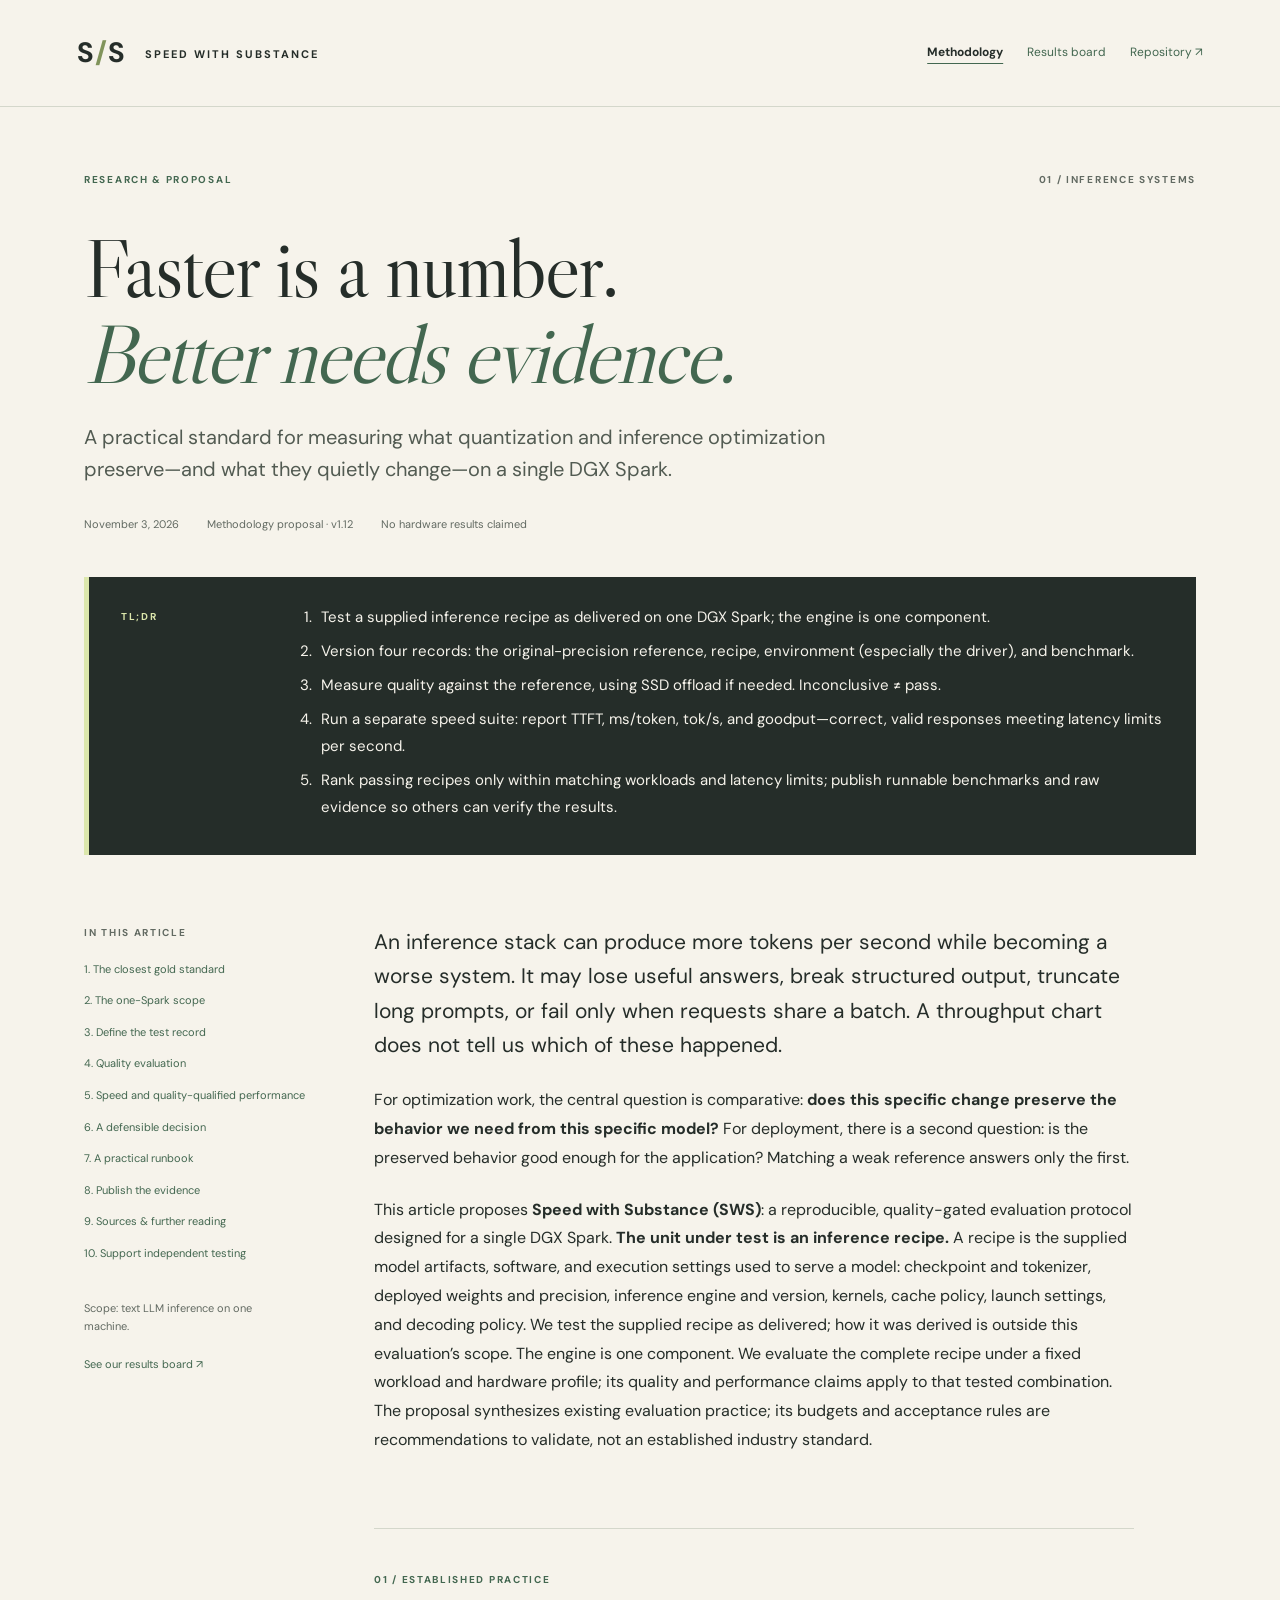
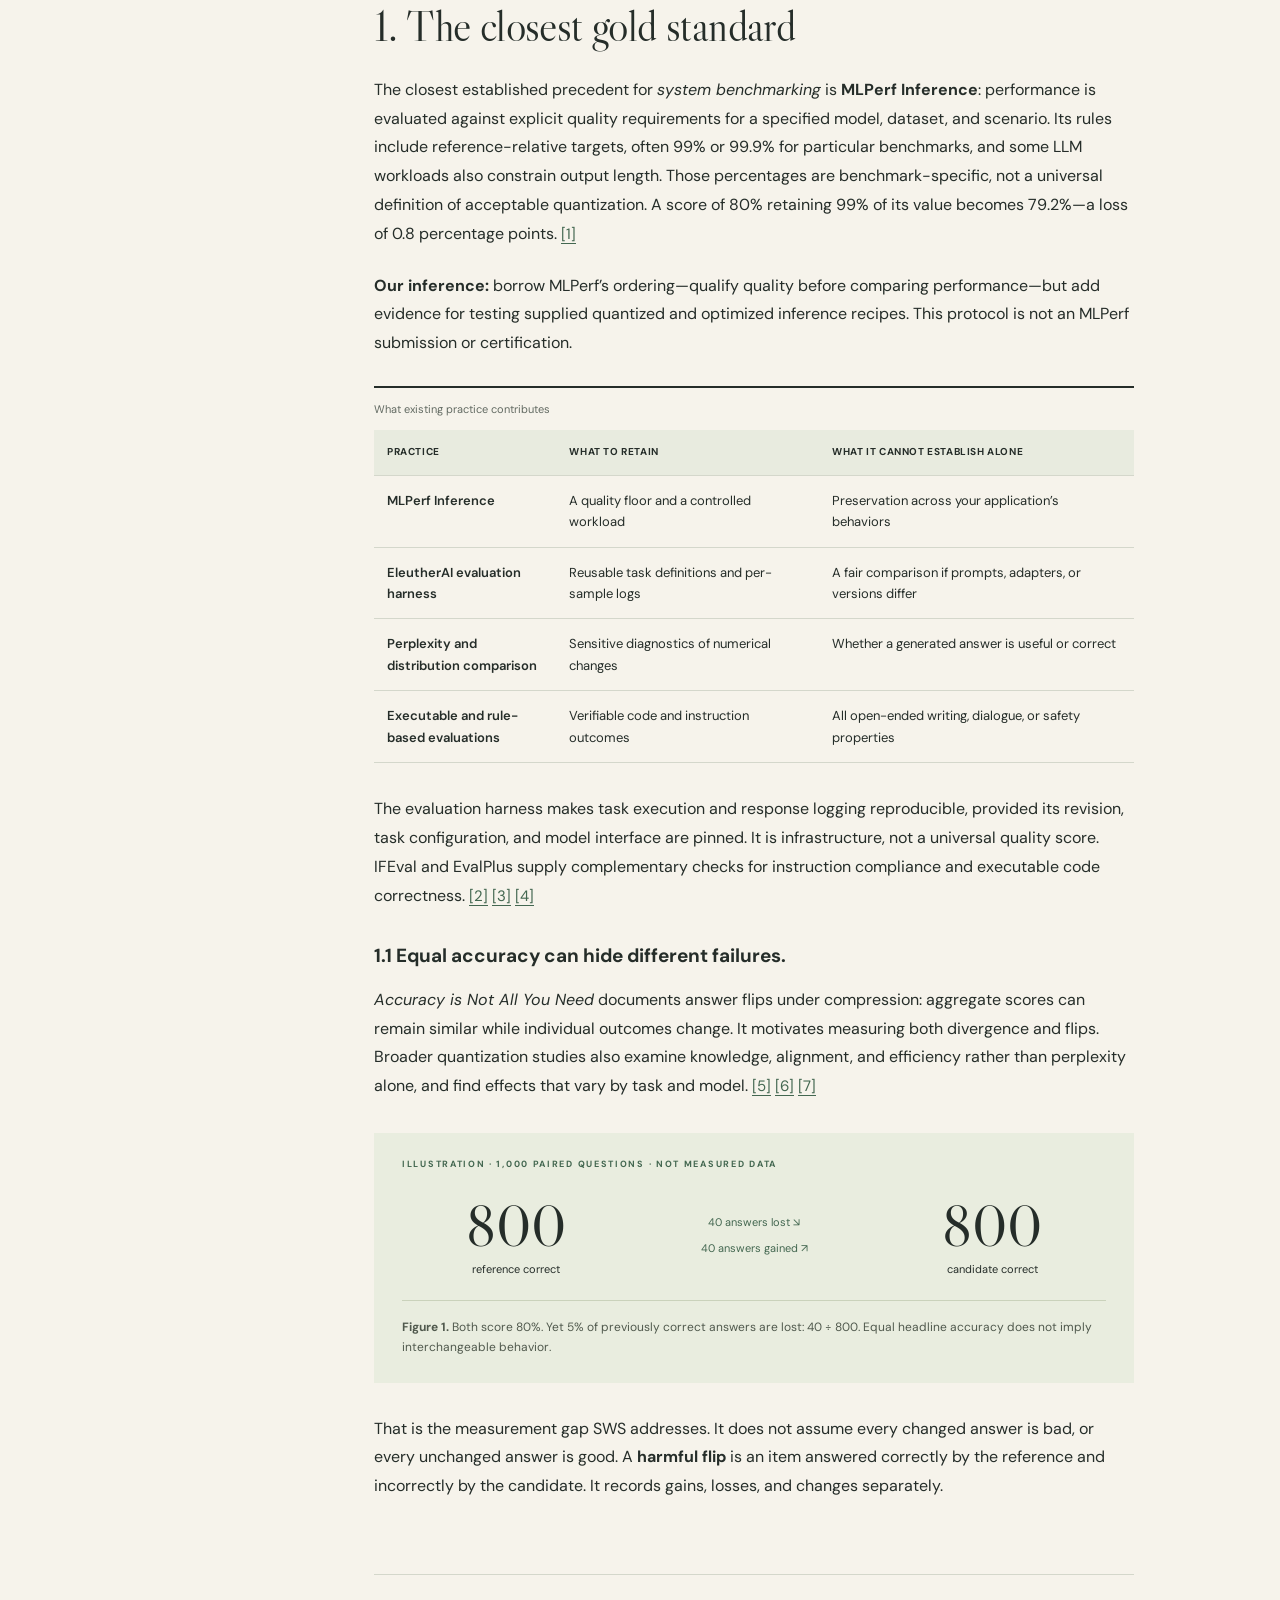
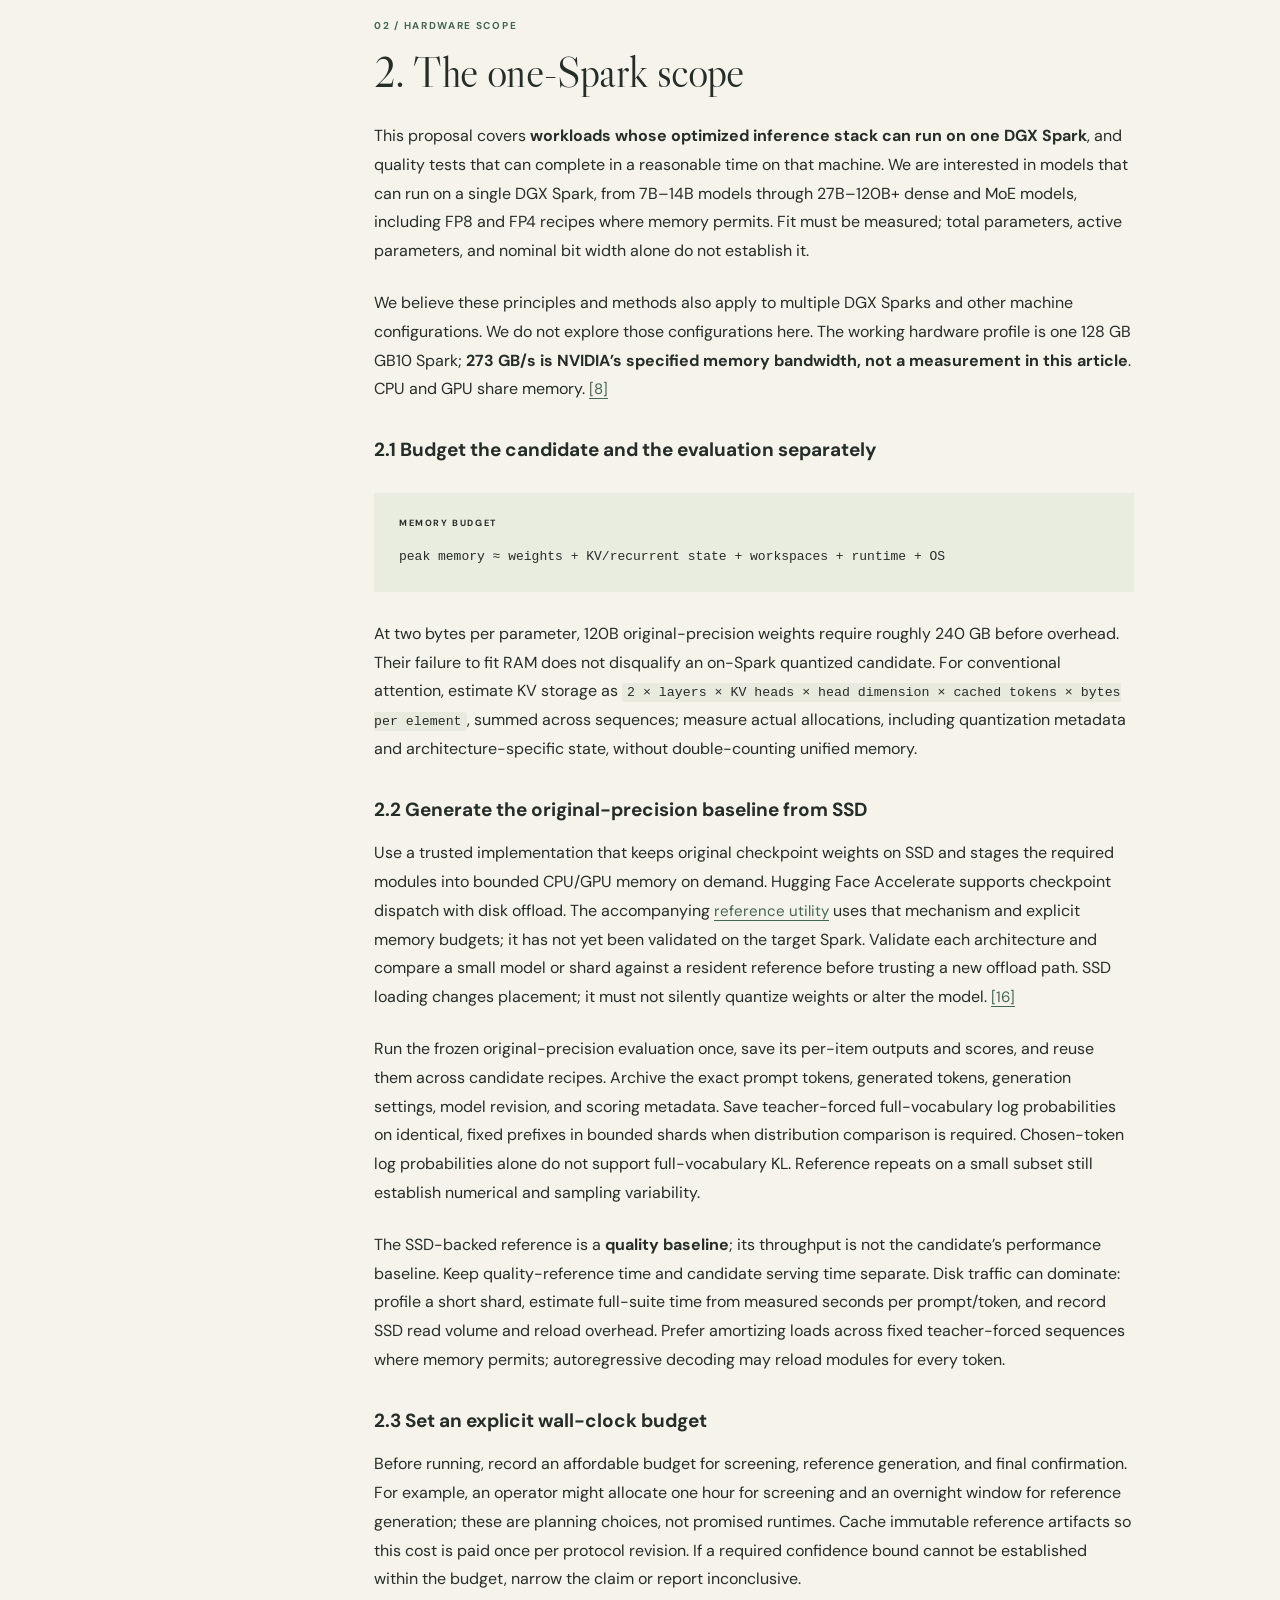
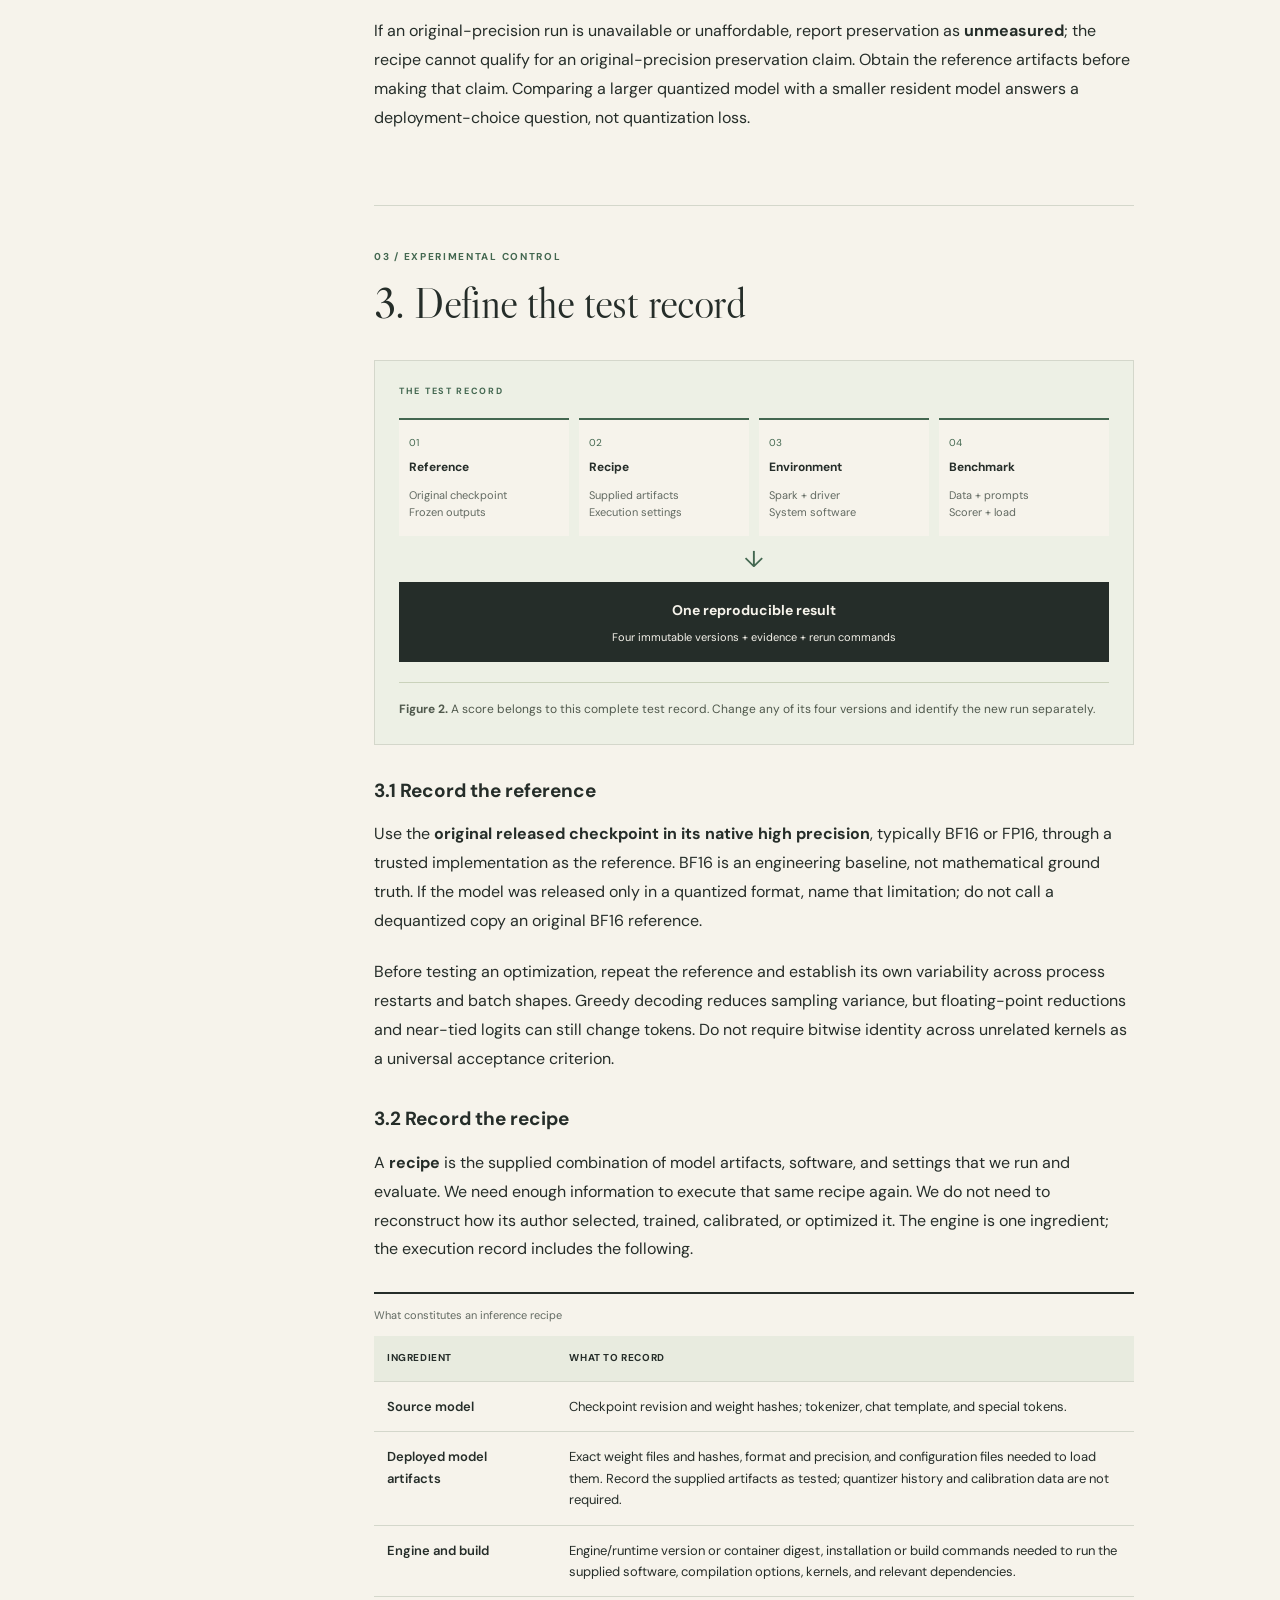
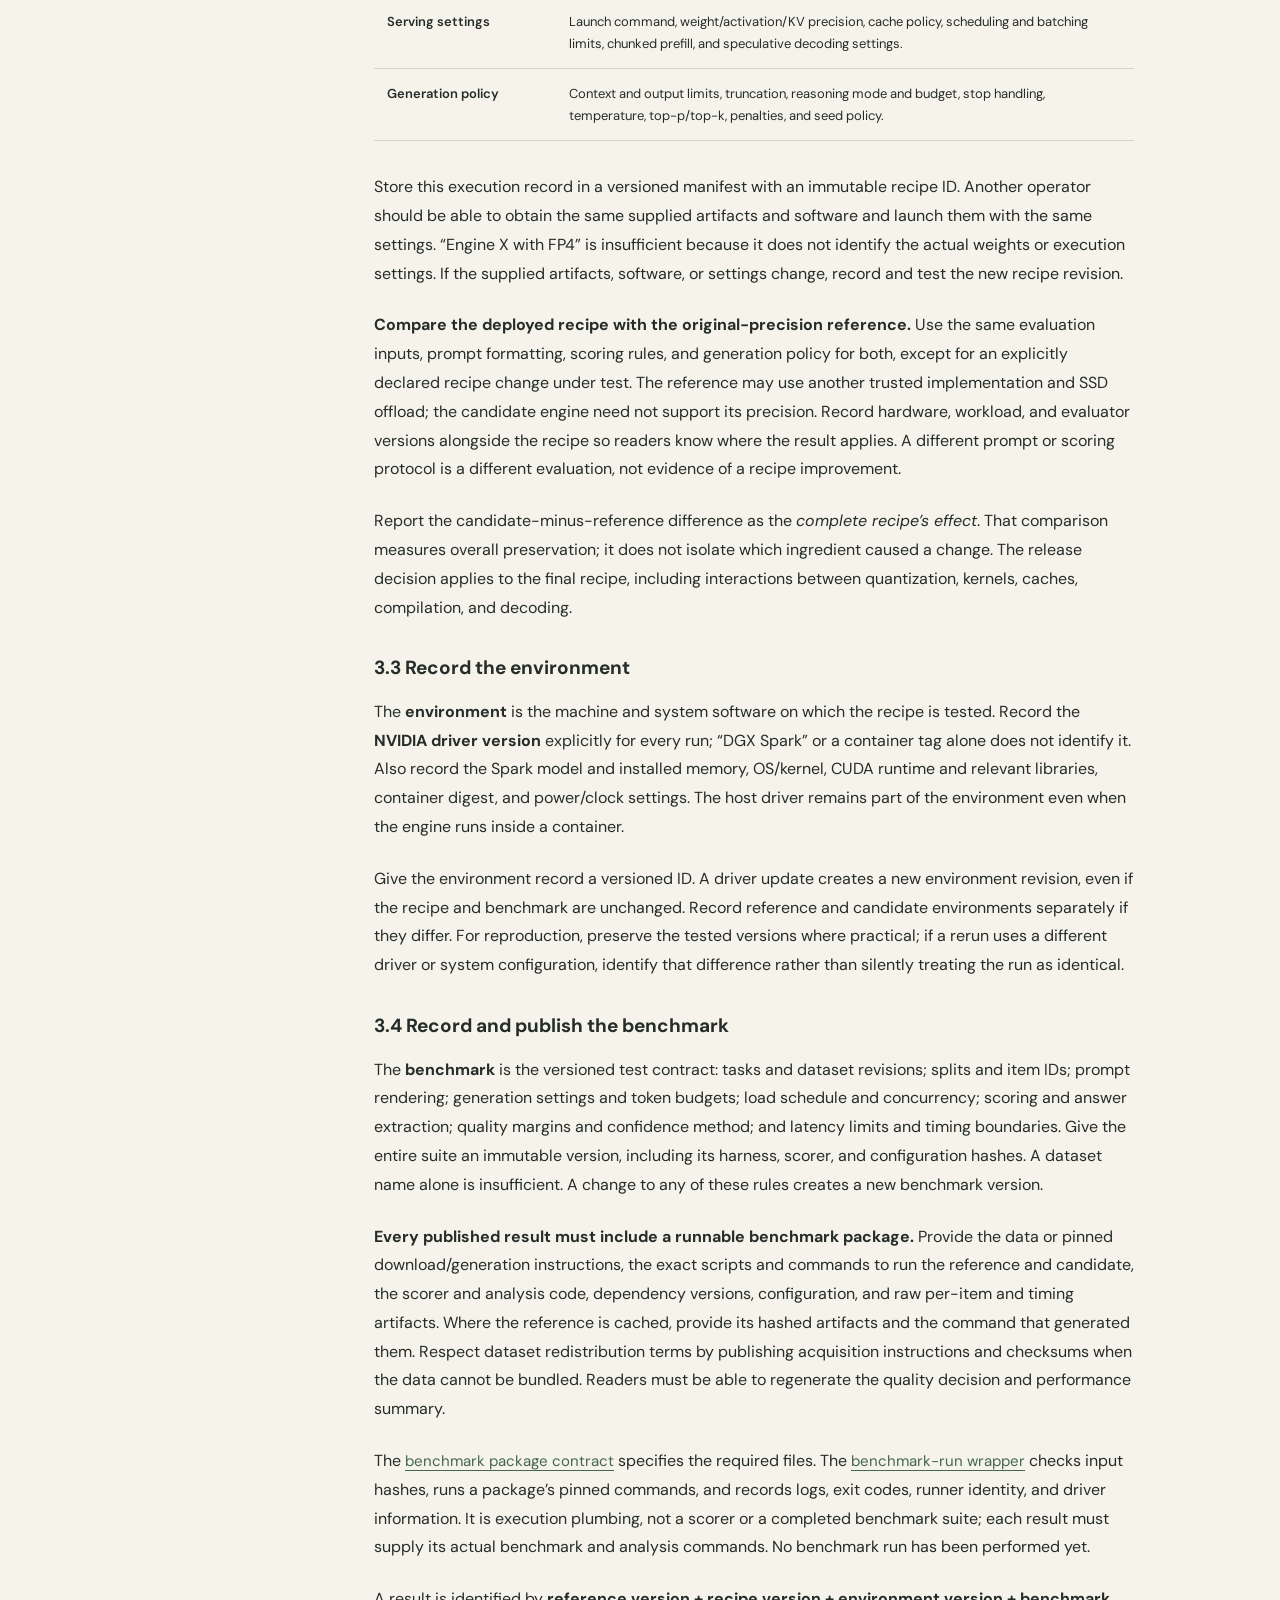
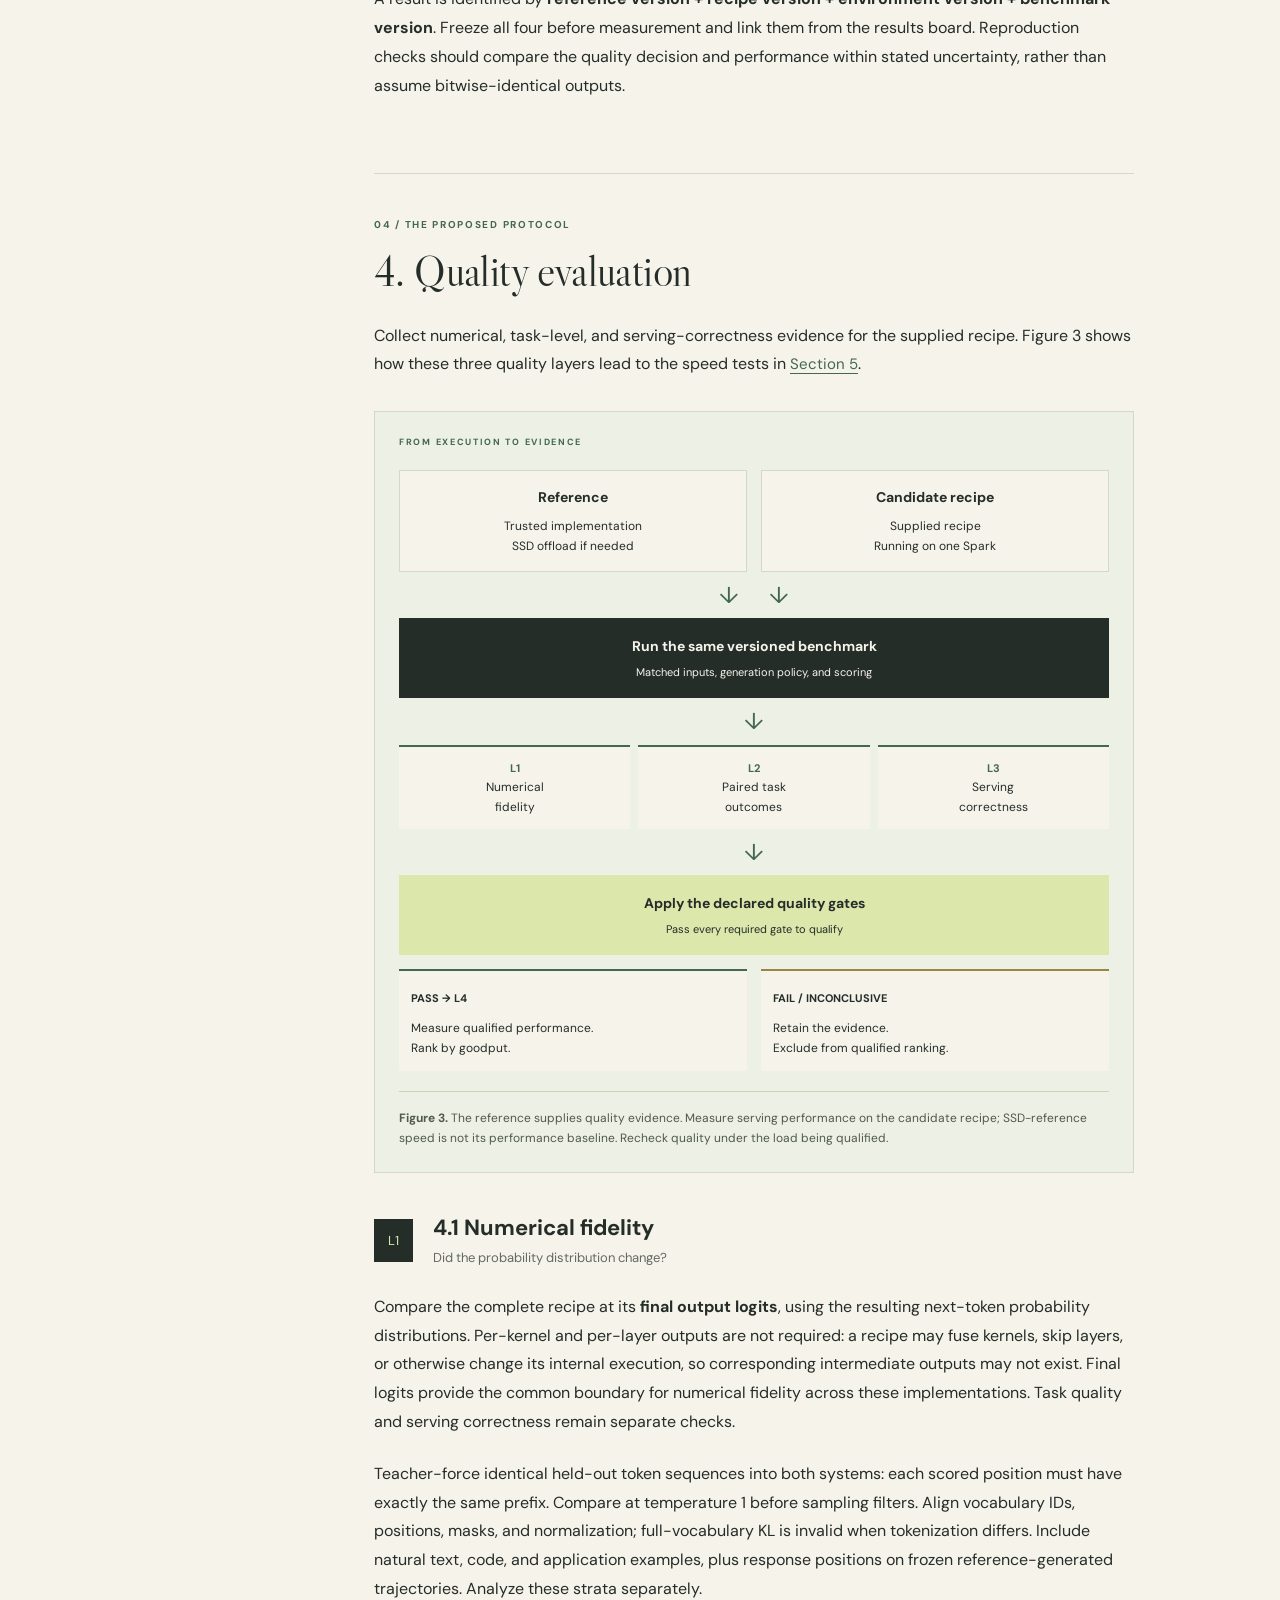
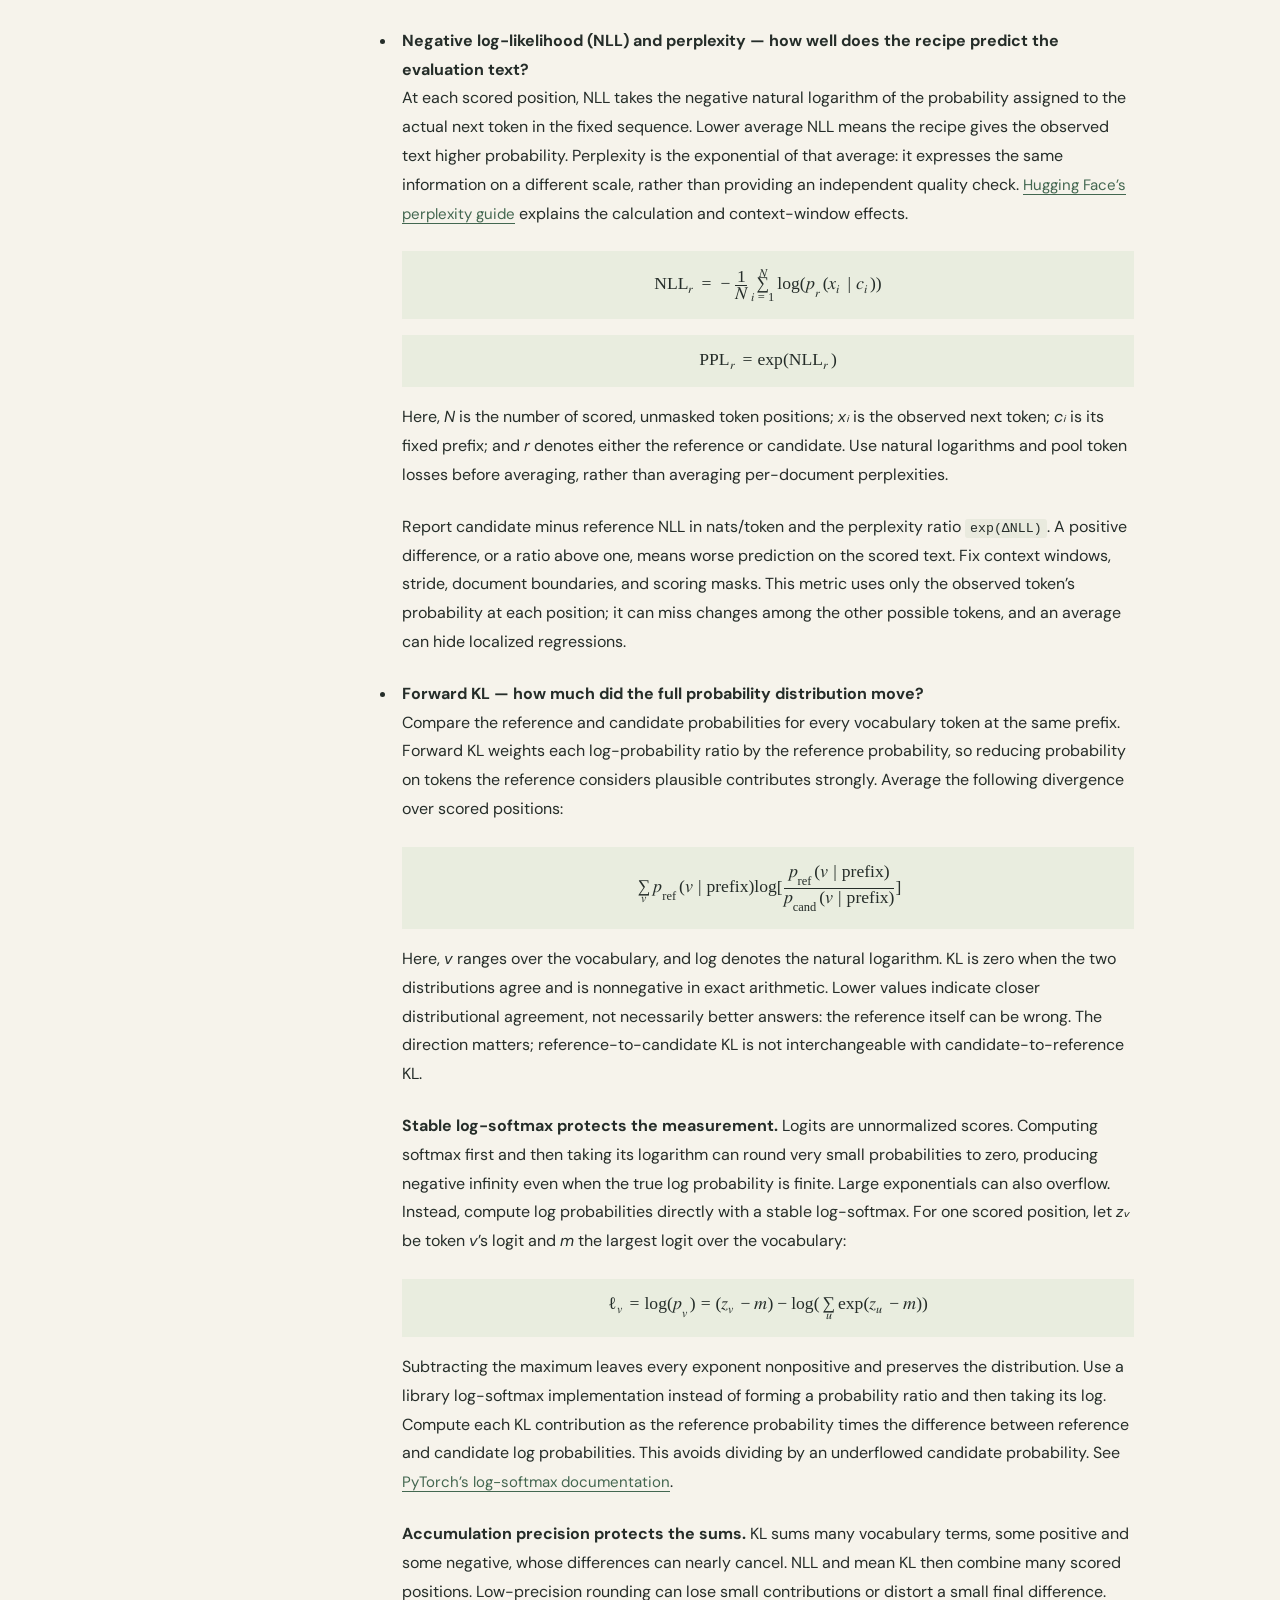
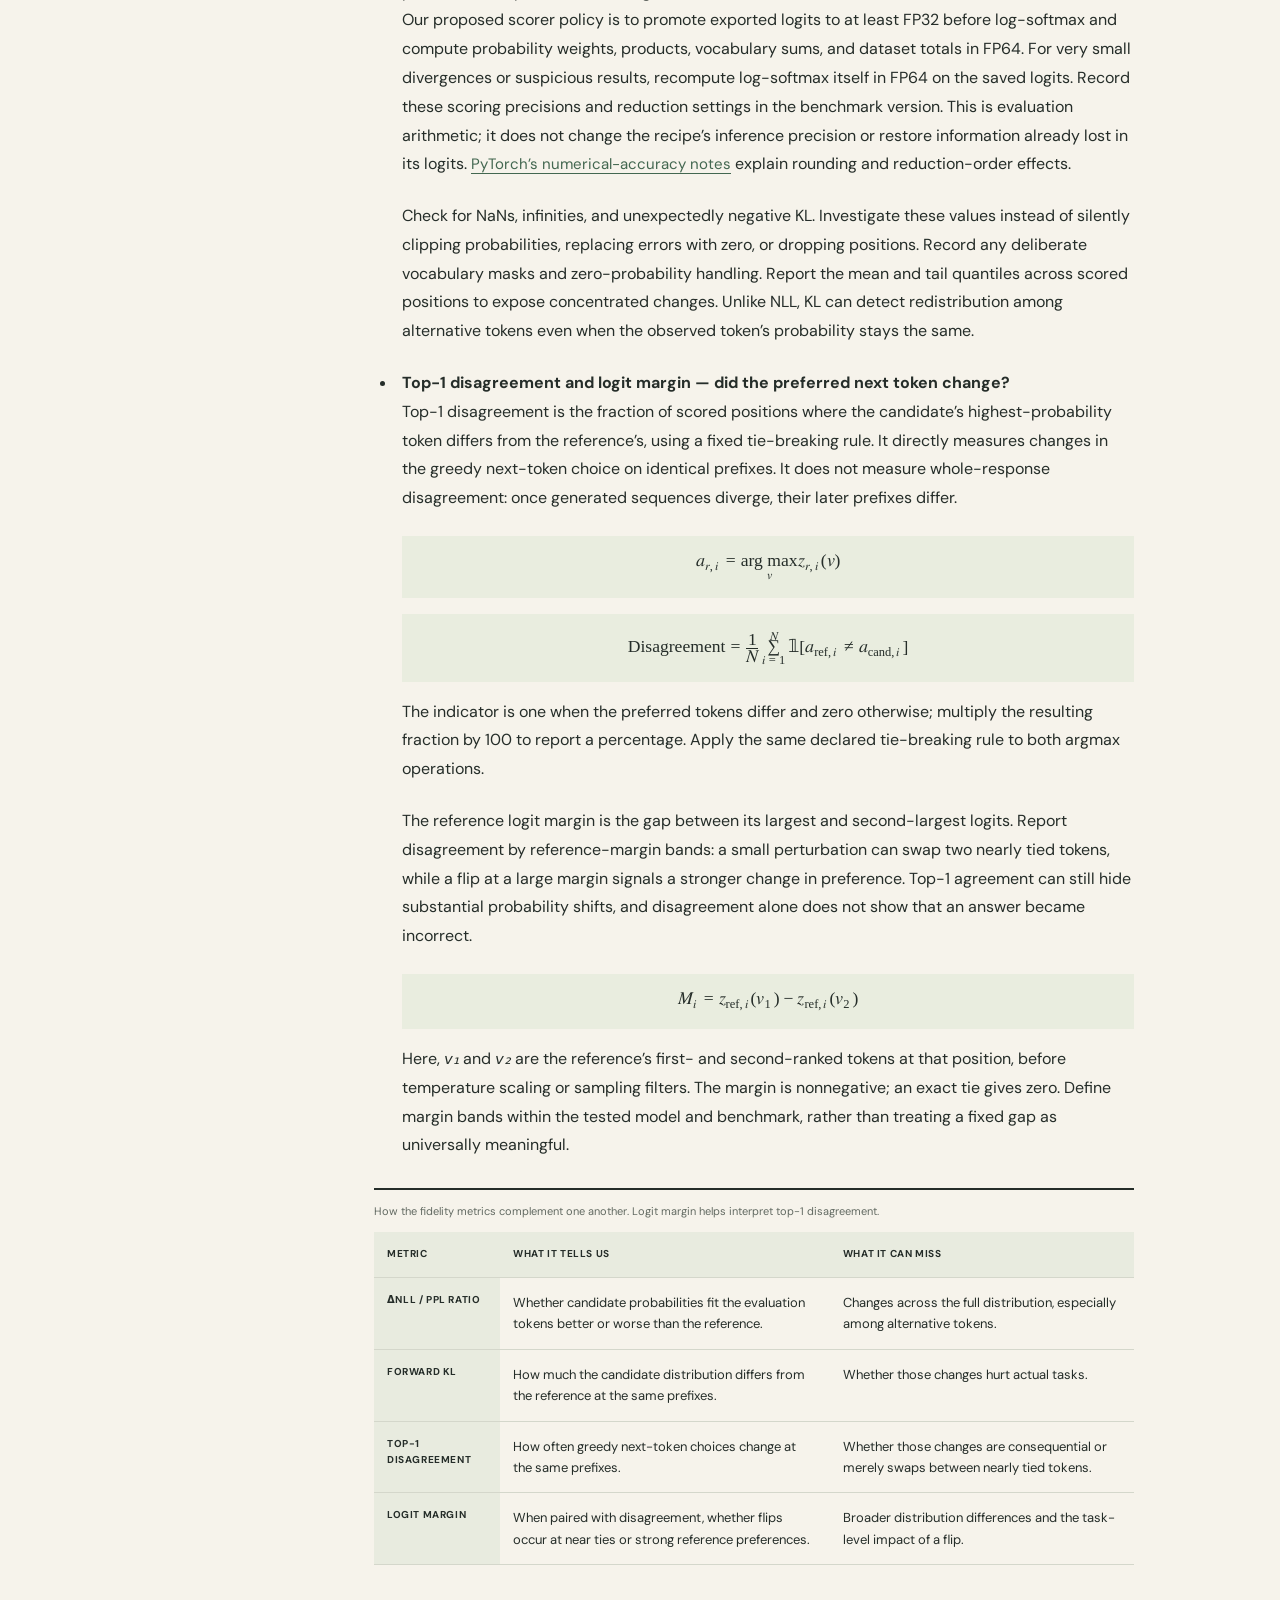
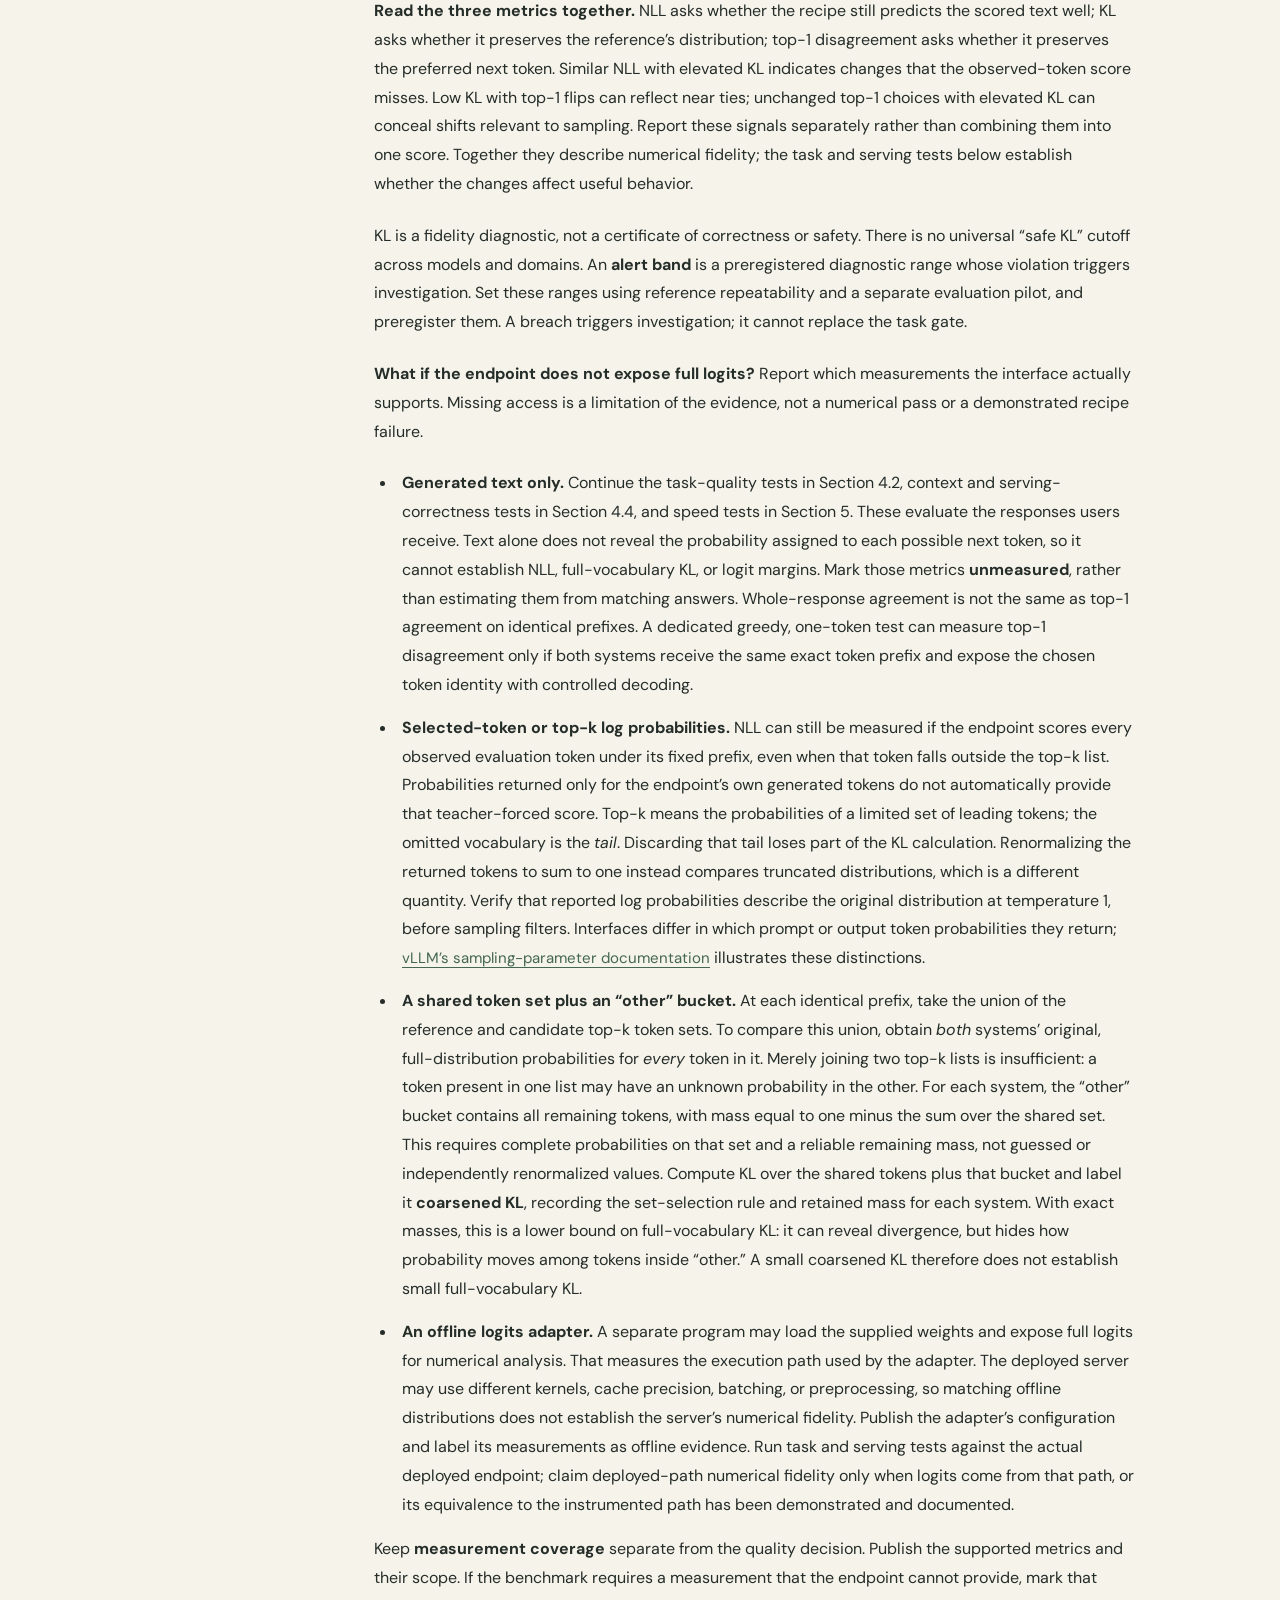
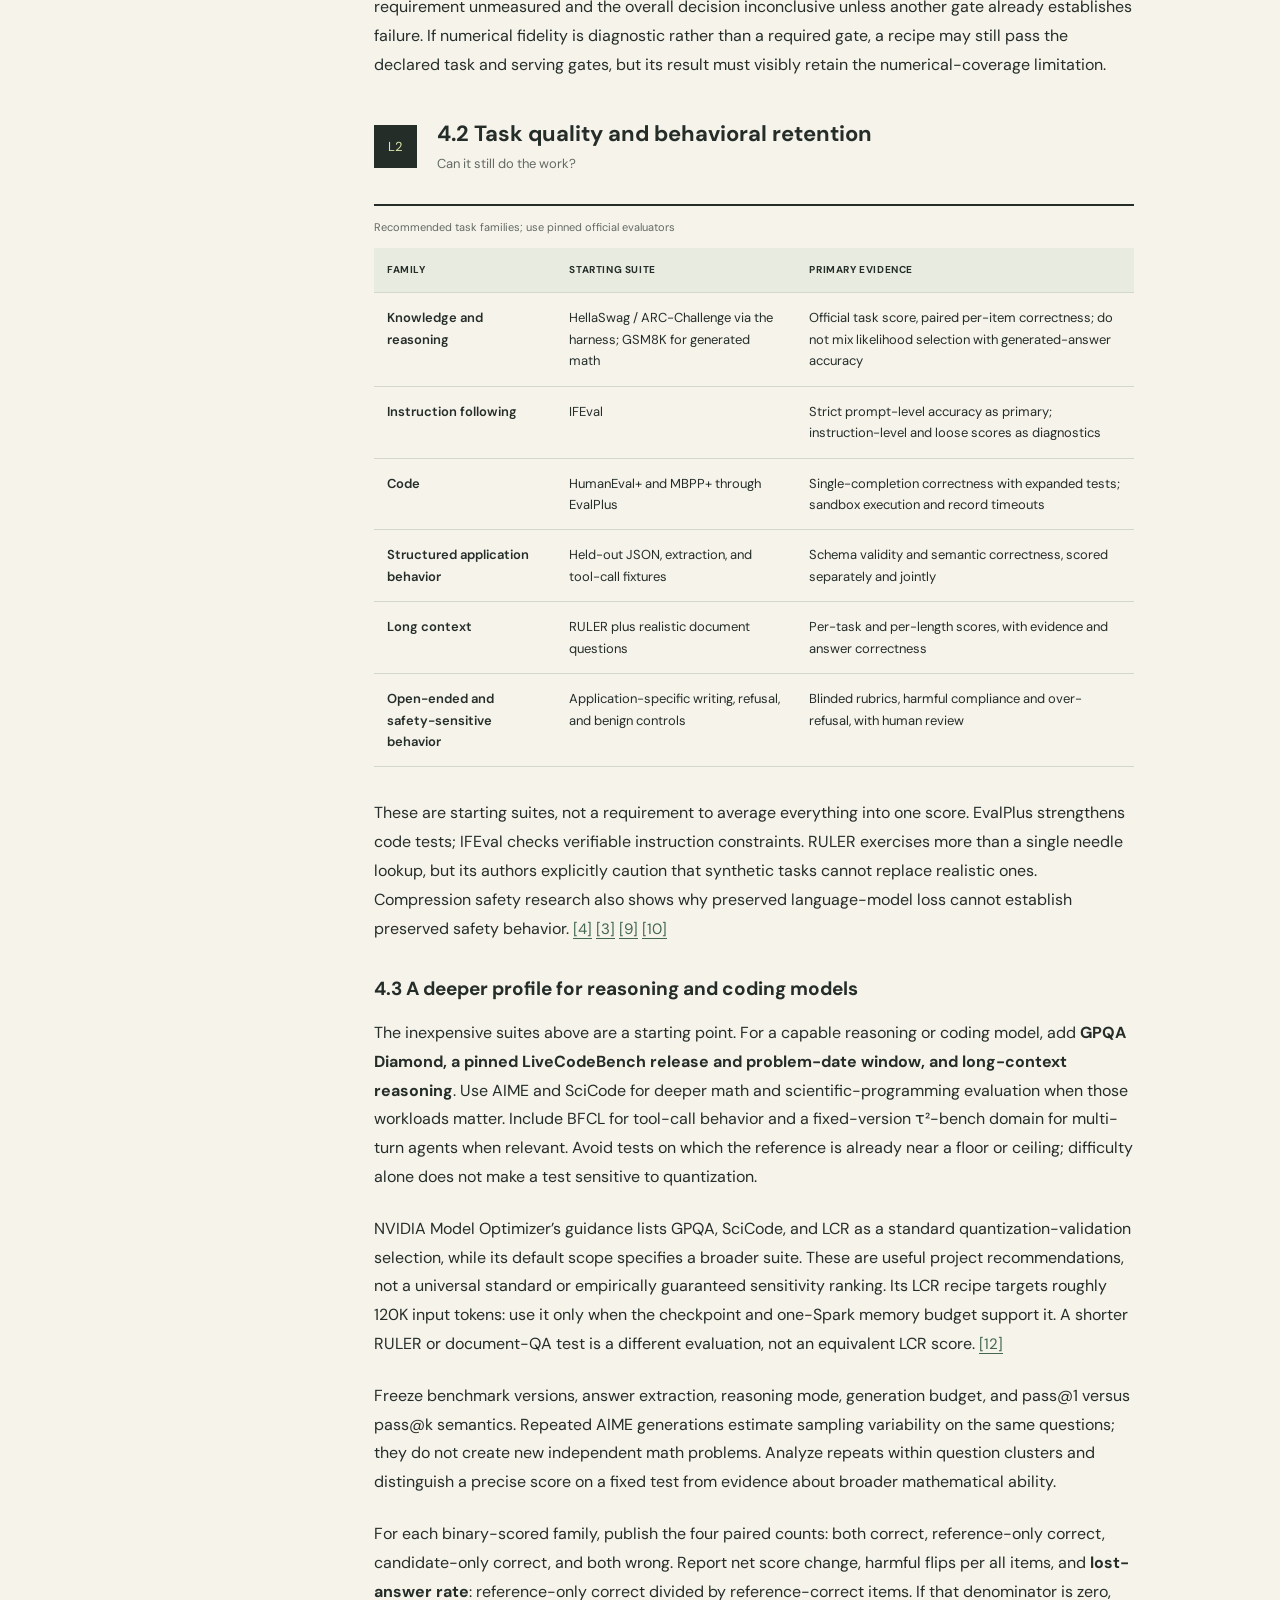
<file: docs/index.html>
<!doctype html>
<html lang="en">
<head>
<meta charset="utf-8"><meta name="viewport" content="width=device-width, initial-scale=1">
<title>Speed with Substance — Measuring LLM inference quality on one DGX Spark</title>
<meta name="description" content="A proposed quality-first protocol for quantization and inference optimization on a single NVIDIA DGX Spark: fidelity, paired outcomes, serving correctness, and quality-qualified performance.">
<meta name="theme-color" content="#f6f3eb">
<meta property="og:title" content="Speed with Substance"><meta property="og:description" content="A quality-first evaluation protocol for LLM inference on one DGX Spark."><meta property="og:type" content="article">
<link rel="stylesheet" href="assets/style.css">
</head>
<body>
<a class="skip" href="#article">Skip to article</a>
<header class="masthead"><a class="brand" href="./">S<span>/</span>S <span class="brand-name">SPEED WITH SUBSTANCE</span></a><nav class="site-nav" aria-label="Main navigation"><a href="./" aria-current="page">Methodology</a><a href="results.html">Results board</a><a href="https://github.com/yuanlin2004/Speed-with-Substance">Repository ↗</a></nav></header>
<main id="article">
<section class="hero">
<div class="eyebrow">RESEARCH & PROPOSAL <span>01 / INFERENCE SYSTEMS</span></div>
<h1>Faster is a number.<br><em>Better needs evidence.</em></h1>
<p class="dek">A practical standard for measuring what quantization and inference optimization preserve—and what they quietly change—on a single DGX Spark.</p>

<div class="meta"><span>November 3, 2026</span><span>Methodology proposal · v1.12</span><span>No hardware results claimed</span></div>
<div class="thesis"><span class="label">TL;DR</span><ol><li>Test a supplied inference recipe as delivered on one DGX Spark; the engine is one component.</li><li>Version four records: the original-precision reference, recipe, environment (especially the driver), and benchmark.</li><li>Measure quality against the reference, using SSD offload if needed. Inconclusive ≠ pass.</li><li>Run a separate speed suite: report TTFT, ms/token, tok/s, and goodput—correct, valid responses meeting latency limits per second.</li><li>Rank passing recipes only within matching workloads and latency limits; publish runnable benchmarks and raw evidence so others can verify the results.</li></ol></div>
</section>
<div class="article-layout">
<aside><nav aria-label="Article sections"><span class="label">IN THIS ARTICLE</span><a href="#standard">1. The closest gold standard</a><a href="#spark">2. The one-Spark scope</a><a href="#reference">3. Define the test record</a><a href="#layers">4. Quality evaluation</a><a href="#speed">5. Speed and quality-qualified performance</a><a href="#decision">6. A defensible decision</a><a href="#runbook">7. A practical runbook</a><a href="#report">8. Publish the evidence</a><a href="#sources">9. Sources & further reading</a><a href="#support">10. Support independent testing</a></nav><p class="aside-note">Scope: text LLM inference on one machine.<br><br><a href="results.html">See our results board ↗</a></p></aside>
<article>
<section class="opening"><p class="lead">An inference stack can produce more tokens per second while becoming a worse system. It may lose useful answers, break structured output, truncate long prompts, or fail only when requests share a batch. A throughput chart does not tell us which of these happened.</p>
<p>For optimization work, the central question is comparative: <strong>does this specific change preserve the behavior we need from this specific model?</strong> For deployment, there is a second question: is the preserved behavior good enough for the application? Matching a weak reference answers only the first.</p>
<p>This article proposes <strong>Speed with Substance (SWS)</strong>: a reproducible, quality-gated evaluation protocol designed for a single DGX Spark. <strong>The unit under test is an inference recipe.</strong> A recipe is the supplied model artifacts, software, and execution settings used to serve a model: checkpoint and tokenizer, deployed weights and precision, inference engine and version, kernels, cache policy, launch settings, and decoding policy. We test the supplied recipe as delivered; how it was derived is outside this evaluation’s scope. The engine is one component. We evaluate the complete recipe under a fixed workload and hardware profile; its quality and performance claims apply to that tested combination. The proposal synthesizes existing evaluation practice; its budgets and acceptance rules are recommendations to validate, not an established industry standard.</p></section>
<section id="standard"><div class="section-number">01 / ESTABLISHED PRACTICE</div><h2>1. The closest gold standard</h2>
<p>The closest established precedent for <em>system benchmarking</em> is <strong>MLPerf Inference</strong>: performance is evaluated against explicit quality requirements for a specified model, dataset, and scenario. Its rules include reference-relative targets, often 99% or 99.9% for particular benchmarks, and some LLM workloads also constrain output length. Those percentages are benchmark-specific, not a universal definition of acceptable quantization. A score of 80% retaining 99% of its value becomes 79.2%—a loss of 0.8 percentage points. <a href="https://github.com/mlcommons/inference_policies/blob/master/inference_rules.adoc">[1]</a></p>
<p><strong>Our inference:</strong> borrow MLPerf’s ordering—qualify quality before comparing performance—but add evidence for testing supplied quantized and optimized inference recipes. This protocol is not an MLPerf submission or certification.</p>
<div class="table-wrap"><table><caption>What existing practice contributes</caption><thead><tr><th>Practice</th><th>What to retain</th><th>What it cannot establish alone</th></tr></thead><tbody>
<tr><td>MLPerf Inference</td><td>A quality floor and a controlled workload</td><td>Preservation across your application’s behaviors</td></tr>
<tr><td>EleutherAI evaluation harness</td><td>Reusable task definitions and per-sample logs</td><td>A fair comparison if prompts, adapters, or versions differ</td></tr>
<tr><td>Perplexity and distribution comparison</td><td>Sensitive diagnostics of numerical changes</td><td>Whether a generated answer is useful or correct</td></tr>
<tr><td>Executable and rule-based evaluations</td><td>Verifiable code and instruction outcomes</td><td>All open-ended writing, dialogue, or safety properties</td></tr>
</tbody></table></div>
<p>The evaluation harness makes task execution and response logging reproducible, provided its revision, task configuration, and model interface are pinned. It is infrastructure, not a universal quality score. IFEval and EvalPlus supply complementary checks for instruction compliance and executable code correctness. <a href="https://github.com/EleutherAI/lm-evaluation-harness">[2]</a> <a href="https://github.com/google-research/google-research/tree/master/instruction_following_eval">[3]</a> <a href="https://github.com/evalplus/evalplus">[4]</a></p>
<h3>1.1 Equal accuracy can hide different failures.</h3>
<p><em>Accuracy is Not All You Need</em> documents answer flips under compression: aggregate scores can remain similar while individual outcomes change. It motivates measuring both divergence and flips. Broader quantization studies also examine knowledge, alignment, and efficiency rather than perplexity alone, and find effects that vary by task and model. <a href="https://arxiv.org/abs/2407.09141">[5]</a> <a href="https://aclanthology.org/2024.findings-acl.726/">[6]</a> <a href="https://arxiv.org/abs/2409.11055">[7]</a></p>
<figure id="figure-1" class="flip-figure"><div class="figure-label">ILLUSTRATION · 1,000 PAIRED QUESTIONS · NOT MEASURED DATA</div><div class="flip-grid"><div><strong>800</strong><span>reference correct</span></div><div class="flip-movement"><span>40 answers lost ↘</span><span>40 answers gained ↗</span></div><div><strong>800</strong><span>candidate correct</span></div></div><figcaption><strong>Figure 1.</strong> Both score 80%. Yet 5% of previously correct answers are lost: 40 ÷ 800. Equal headline accuracy does not imply interchangeable behavior.</figcaption></figure>
<p>That is the measurement gap SWS addresses. It does not assume every changed answer is bad, or every unchanged answer is good. A <strong>harmful flip</strong> is an item answered correctly by the reference and incorrectly by the candidate. It records gains, losses, and changes separately.</p></section>
<section id="spark"><div class="section-number">02 / HARDWARE SCOPE</div><h2>2. The one-Spark scope</h2>
<p>This proposal covers <strong>workloads whose optimized inference stack can run on one DGX Spark</strong>, and quality tests that can complete in a reasonable time on that machine. We are interested in models that can run on a single DGX Spark, from 7B–14B models through 27B–120B+ dense and MoE models, including FP8 and FP4 recipes where memory permits. Fit must be measured; total parameters, active parameters, and nominal bit width alone do not establish it.</p>
<p>We believe these principles and methods also apply to multiple DGX Sparks and other machine configurations. We do not explore those configurations here. The working hardware profile is one 128 GB GB10 Spark; <strong>273 GB/s is NVIDIA’s specified memory bandwidth, not a measurement in this article</strong>. CPU and GPU share memory. <a href="https://docs.nvidia.com/dgx/dgx-spark/hardware.html">[8]</a></p>
<h3>2.1 Budget the candidate and the evaluation separately</h3>
<div class="equation"><span>MEMORY BUDGET</span><code>peak memory ≈ weights + KV/recurrent state + workspaces + runtime + OS</code></div>
<p>At two bytes per parameter, 120B original-precision weights require roughly 240 GB before overhead. Their failure to fit RAM does not disqualify an on-Spark quantized candidate. For conventional attention, estimate KV storage as <code>2 × layers × KV heads × head dimension × cached tokens × bytes per element</code>, summed across sequences; measure actual allocations, including quantization metadata and architecture-specific state, without double-counting unified memory.</p>
<h3>2.2 Generate the original-precision baseline from SSD</h3>
<p>Use a trusted implementation that keeps original checkpoint weights on SSD and stages the required modules into bounded CPU/GPU memory on demand. Hugging Face Accelerate supports checkpoint dispatch with disk offload. The accompanying <a href="https://github.com/yuanlin2004/Speed-with-Substance/blob/main/tools/reference.py">reference utility</a> uses that mechanism and explicit memory budgets; it has not yet been validated on the target Spark. Validate each architecture and compare a small model or shard against a resident reference before trusting a new offload path. SSD loading changes placement; it must not silently quantize weights or alter the model. <a href="https://huggingface.co/docs/accelerate/usage_guides/big_modeling">[16]</a></p>
<p>Run the frozen original-precision evaluation once, save its per-item outputs and scores, and reuse them across candidate recipes. Archive the exact prompt tokens, generated tokens, generation settings, model revision, and scoring metadata. Save teacher-forced full-vocabulary log probabilities on identical, fixed prefixes in bounded shards when distribution comparison is required. Chosen-token log probabilities alone do not support full-vocabulary KL. Reference repeats on a small subset still establish numerical and sampling variability.</p>
<p>The SSD-backed reference is a <strong>quality baseline</strong>; its throughput is not the candidate’s performance baseline. Keep quality-reference time and candidate serving time separate. Disk traffic can dominate: profile a short shard, estimate full-suite time from measured seconds per prompt/token, and record SSD read volume and reload overhead. Prefer amortizing loads across fixed teacher-forced sequences where memory permits; autoregressive decoding may reload modules for every token.</p>
<h3>2.3 Set an explicit wall-clock budget</h3>
<p>Before running, record an affordable budget for screening, reference generation, and final confirmation. For example, an operator might allocate one hour for screening and an overnight window for reference generation; these are planning choices, not promised runtimes. Cache immutable reference artifacts so this cost is paid once per protocol revision. If a required confidence bound cannot be established within the budget, narrow the claim or report inconclusive.</p>
<p>If an original-precision run is unavailable or unaffordable, report preservation as <strong>unmeasured</strong>; the recipe cannot qualify for an original-precision preservation claim. Obtain the reference artifacts before making that claim. Comparing a larger quantized model with a smaller resident model answers a deployment-choice question, not quantization loss.</p></section>
<section id="reference"><div class="section-number">03 / EXPERIMENTAL CONTROL</div><h2>3. Define the test record</h2>

<figure id="figure-2" class="method-diagram" aria-labelledby="record-diagram-caption">
<div class="figure-label">THE TEST RECORD</div>
<div class="record-nodes"><div><span>01</span><strong>Reference</strong><small>Original checkpoint<br>Frozen outputs</small></div><div><span>02</span><strong>Recipe</strong><small>Supplied artifacts<br>Execution settings</small></div><div><span>03</span><strong>Environment</strong><small>Spark + driver<br>System software</small></div><div><span>04</span><strong>Benchmark</strong><small>Data + prompts<br>Scorer + load</small></div></div>
<div class="diagram-join" aria-hidden="true">↓</div>
<div class="diagram-result"><strong>One reproducible result</strong><span>Four immutable versions + evidence + rerun commands</span></div>
<figcaption id="record-diagram-caption"><strong>Figure 2.</strong> A score belongs to this complete test record. Change any of its four versions and identify the new run separately.</figcaption>
</figure>
<h3>3.1 Record the reference</h3>
<p>Use the <strong>original released checkpoint in its native high precision</strong>, typically BF16 or FP16, through a trusted implementation as the reference. BF16 is an engineering baseline, not mathematical ground truth. If the model was released only in a quantized format, name that limitation; do not call a dequantized copy an original BF16 reference.</p>
<p>Before testing an optimization, repeat the reference and establish its own variability across process restarts and batch shapes. Greedy decoding reduces sampling variance, but floating-point reductions and near-tied logits can still change tokens. Do not require bitwise identity across unrelated kernels as a universal acceptance criterion.</p>
<h3>3.2 Record the recipe</h3>
<p>A <strong>recipe</strong> is the supplied combination of model artifacts, software, and settings that we run and evaluate. We need enough information to execute that same recipe again. We do not need to reconstruct how its author selected, trained, calibrated, or optimized it. The engine is one ingredient; the execution record includes the following.</p>
<div class="table-wrap"><table><caption>What constitutes an inference recipe</caption><thead><tr><th scope="col">Ingredient</th><th scope="col">What to record</th></tr></thead><tbody>
<tr><td>Source model</td><td>Checkpoint revision and weight hashes; tokenizer, chat template, and special tokens.</td></tr>
<tr><td>Deployed model artifacts</td><td>Exact weight files and hashes, format and precision, and configuration files needed to load them. Record the supplied artifacts as tested; quantizer history and calibration data are not required.</td></tr>
<tr><td>Engine and build</td><td>Engine/runtime version or container digest, installation or build commands needed to run the supplied software, compilation options, kernels, and relevant dependencies.</td></tr>
<tr><td>Serving settings</td><td>Launch command, weight/activation/KV precision, cache policy, scheduling and batching limits, chunked prefill, and speculative decoding settings.</td></tr>
<tr><td>Generation policy</td><td>Context and output limits, truncation, reasoning mode and budget, stop handling, temperature, top-p/top-k, penalties, and seed policy.</td></tr>
</tbody></table></div>
<p>Store this execution record in a versioned manifest with an immutable recipe ID. Another operator should be able to obtain the same supplied artifacts and software and launch them with the same settings. “Engine X with FP4” is insufficient because it does not identify the actual weights or execution settings. If the supplied artifacts, software, or settings change, record and test the new recipe revision.</p>
<p><strong>Compare the deployed recipe with the original-precision reference.</strong> Use the same evaluation inputs, prompt formatting, scoring rules, and generation policy for both, except for an explicitly declared recipe change under test. The reference may use another trusted implementation and SSD offload; the candidate engine need not support its precision. Record hardware, workload, and evaluator versions alongside the recipe so readers know where the result applies. A different prompt or scoring protocol is a different evaluation, not evidence of a recipe improvement.</p>
<p>Report the candidate-minus-reference difference as the <em>complete recipe’s effect</em>. That comparison measures overall preservation; it does not isolate which ingredient caused a change. The release decision applies to the final recipe, including interactions between quantization, kernels, caches, compilation, and decoding.</p>

<h3>3.3 Record the environment</h3>
<p>The <strong>environment</strong> is the machine and system software on which the recipe is tested. Record the <strong>NVIDIA driver version</strong> explicitly for every run; “DGX Spark” or a container tag alone does not identify it. Also record the Spark model and installed memory, OS/kernel, CUDA runtime and relevant libraries, container digest, and power/clock settings. The host driver remains part of the environment even when the engine runs inside a container.</p>
<p>Give the environment record a versioned ID. A driver update creates a new environment revision, even if the recipe and benchmark are unchanged. Record reference and candidate environments separately if they differ. For reproduction, preserve the tested versions where practical; if a rerun uses a different driver or system configuration, identify that difference rather than silently treating the run as identical.</p>
<h3>3.4 Record and publish the benchmark</h3>
<p>The <strong>benchmark</strong> is the versioned test contract: tasks and dataset revisions; splits and item IDs; prompt rendering; generation settings and token budgets; load schedule and concurrency; scoring and answer extraction; quality margins and confidence method; and latency limits and timing boundaries. Give the entire suite an immutable version, including its harness, scorer, and configuration hashes. A dataset name alone is insufficient. A change to any of these rules creates a new benchmark version.</p>
<p><strong>Every published result must include a runnable benchmark package.</strong> Provide the data or pinned download/generation instructions, the exact scripts and commands to run the reference and candidate, the scorer and analysis code, dependency versions, configuration, and raw per-item and timing artifacts. Where the reference is cached, provide its hashed artifacts and the command that generated them. Respect dataset redistribution terms by publishing acquisition instructions and checksums when the data cannot be bundled. Readers must be able to regenerate the quality decision and performance summary.</p>
<p>The <a href="https://github.com/yuanlin2004/Speed-with-Substance/tree/main/benchmarks">benchmark package contract</a> specifies the required files. The <a href="https://github.com/yuanlin2004/Speed-with-Substance/blob/main/tools/run_benchmark.py">benchmark-run wrapper</a> checks input hashes, runs a package’s pinned commands, and records logs, exit codes, runner identity, and driver information. It is execution plumbing, not a scorer or a completed benchmark suite; each result must supply its actual benchmark and analysis commands. No benchmark run has been performed yet.</p>
<p>A result is identified by <strong>reference version + recipe version + environment version + benchmark version</strong>. Freeze all four before measurement and link them from the results board. Reproduction checks should compare the quality decision and performance within stated uncertainty, rather than assume bitwise-identical outputs.</p>

</section>
<section id="layers"><div class="section-number">04 / THE PROPOSED PROTOCOL</div><h2>4. Quality evaluation</h2>
<p>Collect numerical, task-level, and serving-correctness evidence for the supplied recipe. Figure 3 shows how these three quality layers lead to the speed tests in <a href="#speed">Section 5</a>.</p>

<figure id="figure-3" class="method-diagram" aria-labelledby="flow-diagram-caption">
<div class="figure-label">FROM EXECUTION TO EVIDENCE</div>
<div class="flow-inputs"><div><strong>Reference</strong><span>Trusted implementation<br>SSD offload if needed</span></div><div><strong>Candidate recipe</strong><span>Supplied recipe<br>Running on one Spark</span></div></div>
<div class="diagram-join" aria-hidden="true">↓ &nbsp; &nbsp; ↓</div>
<div class="flow-step"><strong>Run the same versioned benchmark</strong><span>Matched inputs, generation policy, and scoring</span></div>
<div class="diagram-join" aria-hidden="true">↓</div>
<div class="flow-evidence"><div><b>L1</b><span>Numerical<br>fidelity</span></div><div><b>L2</b><span>Paired task<br>outcomes</span></div><div><b>L3</b><span>Serving<br>correctness</span></div></div>
<div class="diagram-join" aria-hidden="true">↓</div>
<div class="flow-step flow-gate"><strong>Apply the declared quality gates</strong><span>Pass every required gate to qualify</span></div>
<div class="flow-branches"><div><strong>PASS → L4</strong><span>Measure qualified performance.<br>Rank by goodput.</span></div><div><strong>FAIL / INCONCLUSIVE</strong><span>Retain the evidence.<br>Exclude from qualified ranking.</span></div></div>
<figcaption id="flow-diagram-caption"><strong>Figure 3.</strong> The reference supplies quality evidence. Measure serving performance on the candidate recipe; SSD-reference speed is not its performance baseline. Recheck quality under the load being qualified.</figcaption>
</figure>
<div class="layer"><span class="layer-tag">L1</span><div><h3>4.1 Numerical fidelity</h3><p>Did the probability distribution change?</p></div></div>
<p>Compare the complete recipe at its <strong>final output logits</strong>, using the resulting next-token probability distributions. Per-kernel and per-layer outputs are not required: a recipe may fuse kernels, skip layers, or otherwise change its internal execution, so corresponding intermediate outputs may not exist. Final logits provide the common boundary for numerical fidelity across these implementations. Task quality and serving correctness remain separate checks.</p>
<p>Teacher-force identical held-out token sequences into both systems: each scored position must have exactly the same prefix. Compare at temperature 1 before sampling filters. Align vocabulary IDs, positions, masks, and normalization; full-vocabulary KL is invalid when tokenization differs. Include natural text, code, and application examples, plus response positions on frozen reference-generated trajectories. Analyze these strata separately.</p>
<ul class="fidelity-metrics">
<li><strong>Negative log-likelihood (NLL) and perplexity — how well does the recipe predict the evaluation text?</strong>
<p>At each scored position, NLL takes the negative natural logarithm of the probability assigned to the actual next token in the fixed sequence. Lower average NLL means the recipe gives the observed text higher probability. Perplexity is the exponential of that average: it expresses the same information on a different scale, rather than providing an independent quality check. <a href="https://huggingface.co/docs/transformers/en/perplexity">Hugging Face’s perplexity guide</a> explains the calculation and context-window effects.</p>
<div class="math-display"><math xmlns="http://www.w3.org/1998/Math/MathML" display="block" aria-label="Mean NLL for recipe r equals minus one over N times the sum over scored positions of log probability of the observed token given its prefix."><mrow><msub><mtext>NLL</mtext><mi>r</mi></msub><mo>=</mo><mo>−</mo><mfrac><mrow><mn>1</mn></mrow><mrow><mi>N</mi></mrow></mfrac><munderover><mo>∑</mo><mrow><mi>i</mi><mo>=</mo><mn>1</mn></mrow><mi>N</mi></munderover><mi mathvariant="normal">log</mi><mo>⁡</mo><mo>(</mo><msub><mi>p</mi><mi>r</mi></msub><mo>(</mo><msub><mi>x</mi><mi>i</mi></msub><mo>|</mo><msub><mi>c</mi><mi>i</mi></msub><mo>)</mo><mo>)</mo></mrow></math></div>
<div class="math-display"><math xmlns="http://www.w3.org/1998/Math/MathML" display="block" aria-label="Perplexity for recipe r equals the exponential of its mean NLL."><mrow><msub><mtext>PPL</mtext><mi>r</mi></msub><mo>=</mo><mi mathvariant="normal">exp</mi><mo>⁡</mo><mo>(</mo><msub><mtext>NLL</mtext><mi>r</mi></msub><mo>)</mo></mrow></math></div>
<p>Here, <em>N</em> is the number of scored, unmasked token positions; <em>xᵢ</em> is the observed next token; <em>cᵢ</em> is its fixed prefix; and <em>r</em> denotes either the reference or candidate. Use natural logarithms and pool token losses before averaging, rather than averaging per-document perplexities.</p>
<p>Report candidate minus reference NLL in nats/token and the perplexity ratio <code>exp(ΔNLL)</code>. A positive difference, or a ratio above one, means worse prediction on the scored text. Fix context windows, stride, document boundaries, and scoring masks. This metric uses only the observed token’s probability at each position; it can miss changes among the other possible tokens, and an average can hide localized regressions.</p></li>
<li><strong>Forward KL — how much did the full probability distribution move?</strong>
<p>Compare the reference and candidate probabilities for every vocabulary token at the same prefix. Forward KL weights each log-probability ratio by the reference probability, so reducing probability on tokens the reference considers plausible contributes strongly. Average the following divergence over scored positions:</p>
<div class="math-display"><math xmlns="http://www.w3.org/1998/Math/MathML" display="block" aria-label="Sum over vocabulary tokens v of reference probability of v given the prefix, times the natural logarithm of reference probability divided by candidate probability."><mrow><munder><mo>∑</mo><mi>v</mi></munder><msub><mi>p</mi><mtext>ref</mtext></msub><mo>(</mo><mi>v</mi><mo>|</mo><mtext>prefix</mtext><mo>)</mo><mi mathvariant="normal">log</mi><mo>⁡</mo><mo>[</mo><mfrac><mrow><msub><mi>p</mi><mtext>ref</mtext></msub><mo>(</mo><mi>v</mi><mo>|</mo><mtext>prefix</mtext><mo>)</mo></mrow><mrow><msub><mi>p</mi><mtext>cand</mtext></msub><mo>(</mo><mi>v</mi><mo>|</mo><mtext>prefix</mtext><mo>)</mo></mrow></mfrac><mo>]</mo></mrow></math></div>
<p>Here, <em>v</em> ranges over the vocabulary, and log denotes the natural logarithm. KL is zero when the two distributions agree and is nonnegative in exact arithmetic. Lower values indicate closer distributional agreement, not necessarily better answers: the reference itself can be wrong. The direction matters; reference-to-candidate KL is not interchangeable with candidate-to-reference KL.</p>
<p><strong>Stable log-softmax protects the measurement.</strong> Logits are unnormalized scores. Computing softmax first and then taking its logarithm can round very small probabilities to zero, producing negative infinity even when the true log probability is finite. Large exponentials can also overflow. Instead, compute log probabilities directly with a stable log-softmax. For one scored position, let <em>zᵥ</em> be token <em>v</em>’s logit and <em>m</em> the largest logit over the vocabulary:</p>
<div class="math-display"><math xmlns="http://www.w3.org/1998/Math/MathML" display="block" aria-label="Stable log probability equals the logit minus the maximum logit, minus log of the sum of exponentials of shifted logits."><mrow><msub><mi>ℓ</mi><mi>v</mi></msub><mo>=</mo><mi mathvariant="normal">log</mi><mo>⁡</mo><mo>(</mo><msub><mi>p</mi><mi>v</mi></msub><mo>)</mo><mo>=</mo><mo>(</mo><msub><mi>z</mi><mi>v</mi></msub><mo>−</mo><mi>m</mi><mo>)</mo><mo>−</mo><mi mathvariant="normal">log</mi><mo>⁡</mo><mo>(</mo><munder><mo>∑</mo><mi>u</mi></munder><mi mathvariant="normal">exp</mi><mo>⁡</mo><mo>(</mo><msub><mi>z</mi><mi>u</mi></msub><mo>−</mo><mi>m</mi><mo>)</mo><mo>)</mo></mrow></math></div>
<p>Subtracting the maximum leaves every exponent nonpositive and preserves the distribution. Use a library log-softmax implementation instead of forming a probability ratio and then taking its log. Compute each KL contribution as the reference probability times the difference between reference and candidate log probabilities. This avoids dividing by an underflowed candidate probability. See <a href="https://docs.pytorch.org/docs/2.14/special.html#torch.special.log_softmax">PyTorch’s log-softmax documentation</a>.</p>
<p><strong>Accumulation precision protects the sums.</strong> KL sums many vocabulary terms, some positive and some negative, whose differences can nearly cancel. NLL and mean KL then combine many scored positions. Low-precision rounding can lose small contributions or distort a small final difference. Our proposed scorer policy is to promote exported logits to at least FP32 before log-softmax and compute probability weights, products, vocabulary sums, and dataset totals in FP64. For very small divergences or suspicious results, recompute log-softmax itself in FP64 on the saved logits. Record these scoring precisions and reduction settings in the benchmark version. This is evaluation arithmetic; it does not change the recipe’s inference precision or restore information already lost in its logits. <a href="https://docs.pytorch.org/docs/stable/notes/numerical_accuracy.html">PyTorch’s numerical-accuracy notes</a> explain rounding and reduction-order effects.</p>
<p>Check for NaNs, infinities, and unexpectedly negative KL. Investigate these values instead of silently clipping probabilities, replacing errors with zero, or dropping positions. Record any deliberate vocabulary masks and zero-probability handling. Report the mean and tail quantiles across scored positions to expose concentrated changes. Unlike NLL, KL can detect redistribution among alternative tokens even when the observed token’s probability stays the same.</p></li>
<li><strong>Top-1 disagreement and logit margin — did the preferred next token change?</strong>
<p>Top-1 disagreement is the fraction of scored positions where the candidate’s highest-probability token differs from the reference’s, using a fixed tie-breaking rule. It directly measures changes in the greedy next-token choice on identical prefixes. It does not measure whole-response disagreement: once generated sequences diverge, their later prefixes differ.</p>
<div class="math-display"><math xmlns="http://www.w3.org/1998/Math/MathML" display="block" aria-label="Preferred token for recipe r at position i is the argmax of its final logits over vocabulary tokens."><mrow><msub><mi>a</mi><mrow><mi>r</mi><mo>,</mo><mi>i</mi></mrow></msub><mo>=</mo><munder><mtext>arg max</mtext><mi>v</mi></munder><msub><mi>z</mi><mrow><mi>r</mi><mo>,</mo><mi>i</mi></mrow></msub><mo>(</mo><mi>v</mi><mo>)</mo></mrow></math></div>
<div class="math-display"><math xmlns="http://www.w3.org/1998/Math/MathML" display="block" aria-label="Top-1 disagreement is one over N times the count of positions with different reference and candidate preferred tokens."><mrow><mtext>Disagreement</mtext><mo>=</mo><mfrac><mrow><mn>1</mn></mrow><mrow><mi>N</mi></mrow></mfrac><munderover><mo>∑</mo><mrow><mi>i</mi><mo>=</mo><mn>1</mn></mrow><mi>N</mi></munderover><mtext>𝟙</mtext><mo>[</mo><msub><mi>a</mi><mrow><mtext>ref</mtext><mo>,</mo><mi>i</mi></mrow></msub><mo>≠</mo><msub><mi>a</mi><mrow><mtext>cand</mtext><mo>,</mo><mi>i</mi></mrow></msub><mo>]</mo></mrow></math></div>
<p>The indicator is one when the preferred tokens differ and zero otherwise; multiply the resulting fraction by 100 to report a percentage. Apply the same declared tie-breaking rule to both argmax operations.</p>
<p>The reference logit margin is the gap between its largest and second-largest logits. Report disagreement by reference-margin bands: a small perturbation can swap two nearly tied tokens, while a flip at a large margin signals a stronger change in preference. Top-1 agreement can still hide substantial probability shifts, and disagreement alone does not show that an answer became incorrect.</p>
<div class="math-display"><math xmlns="http://www.w3.org/1998/Math/MathML" display="block" aria-label="Reference logit margin is its largest logit minus its second-largest logit at position i."><mrow><msub><mi>M</mi><mi>i</mi></msub><mo>=</mo><msub><mi>z</mi><mrow><mtext>ref</mtext><mo>,</mo><mi>i</mi></mrow></msub><mo>(</mo><msub><mi>v</mi><mn>1</mn></msub><mo>)</mo><mo>−</mo><msub><mi>z</mi><mrow><mtext>ref</mtext><mo>,</mo><mi>i</mi></mrow></msub><mo>(</mo><msub><mi>v</mi><mn>2</mn></msub><mo>)</mo></mrow></math></div>
<p>Here, <em>v₁</em> and <em>v₂</em> are the reference’s first- and second-ranked tokens at that position, before temperature scaling or sampling filters. The margin is nonnegative; an exact tie gives zero. Define margin bands within the tested model and benchmark, rather than treating a fixed gap as universally meaningful.</p></li>
</ul>
<div class="table-wrap"><table><caption>How the fidelity metrics complement one another. Logit margin helps interpret top-1 disagreement.</caption><thead><tr><th scope="col">Metric</th><th scope="col">What it tells us</th><th scope="col">What it can miss</th></tr></thead><tbody>
<tr><th scope="row">ΔNLL / PPL ratio</th><td>Whether candidate probabilities fit the evaluation tokens better or worse than the reference.</td><td>Changes across the full distribution, especially among alternative tokens.</td></tr>
<tr><th scope="row">Forward KL</th><td>How much the candidate distribution differs from the reference at the same prefixes.</td><td>Whether those changes hurt actual tasks.</td></tr>
<tr><th scope="row">Top-1 disagreement</th><td>How often greedy next-token choices change at the same prefixes.</td><td>Whether those changes are consequential or merely swaps between nearly tied tokens.</td></tr>
<tr><th scope="row">Logit margin</th><td>When paired with disagreement, whether flips occur at near ties or strong reference preferences.</td><td>Broader distribution differences and the task-level impact of a flip.</td></tr>
</tbody></table></div>
<p><strong>Read the three metrics together.</strong> NLL asks whether the recipe still predicts the scored text well; KL asks whether it preserves the reference’s distribution; top-1 disagreement asks whether it preserves the preferred next token. Similar NLL with elevated KL indicates changes that the observed-token score misses. Low KL with top-1 flips can reflect near ties; unchanged top-1 choices with elevated KL can conceal shifts relevant to sampling. Report these signals separately rather than combining them into one score. Together they describe numerical fidelity; the task and serving tests below establish whether the changes affect useful behavior.</p>
<p>KL is a fidelity diagnostic, not a certificate of correctness or safety. There is no universal “safe KL” cutoff across models and domains. An <strong>alert band</strong> is a preregistered diagnostic range whose violation triggers investigation. Set these ranges using reference repeatability and a separate evaluation pilot, and preregister them. A breach triggers investigation; it cannot replace the task gate.</p>
<p><strong>What if the endpoint does not expose full logits?</strong> Report which measurements the interface actually supports. Missing access is a limitation of the evidence, not a numerical pass or a demonstrated recipe failure.</p>
<ul>
<li><strong>Generated text only.</strong> Continue the task-quality tests in Section 4.2, context and serving-correctness tests in Section 4.4, and speed tests in Section 5. These evaluate the responses users receive. Text alone does not reveal the probability assigned to each possible next token, so it cannot establish NLL, full-vocabulary KL, or logit margins. Mark those metrics <strong>unmeasured</strong>, rather than estimating them from matching answers. Whole-response agreement is not the same as top-1 agreement on identical prefixes. A dedicated greedy, one-token test can measure top-1 disagreement only if both systems receive the same exact token prefix and expose the chosen token identity with controlled decoding.</li>
<li><strong>Selected-token or top-k log probabilities.</strong> NLL can still be measured if the endpoint scores every observed evaluation token under its fixed prefix, even when that token falls outside the top-k list. Probabilities returned only for the endpoint’s own generated tokens do not automatically provide that teacher-forced score. Top-k means the probabilities of a limited set of leading tokens; the omitted vocabulary is the <em>tail</em>. Discarding that tail loses part of the KL calculation. Renormalizing the returned tokens to sum to one instead compares truncated distributions, which is a different quantity. Verify that reported log probabilities describe the original distribution at temperature 1, before sampling filters. Interfaces differ in which prompt or output token probabilities they return; <a href="https://docs.vllm.ai/en/latest/api/vllm/sampling_params/">vLLM’s sampling-parameter documentation</a> illustrates these distinctions.</li>
<li><strong>A shared token set plus an “other” bucket.</strong> At each identical prefix, take the union of the reference and candidate top-k token sets. To compare this union, obtain <em>both</em> systems’ original, full-distribution probabilities for <em>every</em> token in it. Merely joining two top-k lists is insufficient: a token present in one list may have an unknown probability in the other. For each system, the “other” bucket contains all remaining tokens, with mass equal to one minus the sum over the shared set. This requires complete probabilities on that set and a reliable remaining mass, not guessed or independently renormalized values. Compute KL over the shared tokens plus that bucket and label it <strong>coarsened KL</strong>, recording the set-selection rule and retained mass for each system. With exact masses, this is a lower bound on full-vocabulary KL: it can reveal divergence, but hides how probability moves among tokens inside “other.” A small coarsened KL therefore does not establish small full-vocabulary KL.</li>
<li><strong>An offline logits adapter.</strong> A separate program may load the supplied weights and expose full logits for numerical analysis. That measures the execution path used by the adapter. The deployed server may use different kernels, cache precision, batching, or preprocessing, so matching offline distributions does not establish the server’s numerical fidelity. Publish the adapter’s configuration and label its measurements as offline evidence. Run task and serving tests against the actual deployed endpoint; claim deployed-path numerical fidelity only when logits come from that path, or its equivalence to the instrumented path has been demonstrated and documented.</li>
</ul>
<p>Keep <strong>measurement coverage</strong> separate from the quality decision. Publish the supported metrics and their scope. If the benchmark requires a measurement that the endpoint cannot provide, mark that requirement unmeasured and the overall decision inconclusive unless another gate already establishes failure. If numerical fidelity is diagnostic rather than a required gate, a recipe may still pass the declared task and serving gates, but its result must visibly retain the numerical-coverage limitation.</p>
<div class="layer"><span class="layer-tag">L2</span><div><h3>4.2 Task quality and behavioral retention</h3><p>Can it still do the work?</p></div></div>
<div class="table-wrap"><table><caption>Recommended task families; use pinned official evaluators</caption><thead><tr><th>Family</th><th>Starting suite</th><th>Primary evidence</th></tr></thead><tbody>
<tr><td>Knowledge and reasoning</td><td>HellaSwag / ARC-Challenge via the harness; GSM8K for generated math</td><td>Official task score, paired per-item correctness; do not mix likelihood selection with generated-answer accuracy</td></tr>
<tr><td>Instruction following</td><td>IFEval</td><td>Strict prompt-level accuracy as primary; instruction-level and loose scores as diagnostics</td></tr>
<tr><td>Code</td><td>HumanEval+ and MBPP+ through EvalPlus</td><td>Single-completion correctness with expanded tests; sandbox execution and record timeouts</td></tr>
<tr><td>Structured application behavior</td><td>Held-out JSON, extraction, and tool-call fixtures</td><td>Schema validity and semantic correctness, scored separately and jointly</td></tr>
<tr><td>Long context</td><td>RULER plus realistic document questions</td><td>Per-task and per-length scores, with evidence and answer correctness</td></tr>
<tr><td>Open-ended and safety-sensitive behavior</td><td>Application-specific writing, refusal, and benign controls</td><td>Blinded rubrics, harmful compliance and over-refusal, with human review</td></tr>
</tbody></table></div>
<p>These are starting suites, not a requirement to average everything into one score. EvalPlus strengthens code tests; IFEval checks verifiable instruction constraints. RULER exercises more than a single needle lookup, but its authors explicitly caution that synthetic tasks cannot replace realistic ones. Compression safety research also shows why preserved language-model loss cannot establish preserved safety behavior. <a href="https://github.com/evalplus/evalplus">[4]</a> <a href="https://github.com/google-research/google-research/tree/master/instruction_following_eval">[3]</a> <a href="https://github.com/NVIDIA/RULER">[9]</a> <a href="https://arxiv.org/abs/2407.04965">[10]</a></p>
<h3>4.3 A deeper profile for reasoning and coding models</h3>
<p>The inexpensive suites above are a starting point. For a capable reasoning or coding model, add <strong>GPQA Diamond, a pinned LiveCodeBench release and problem-date window, and long-context reasoning</strong>. Use AIME and SciCode for deeper math and scientific-programming evaluation when those workloads matter. Include BFCL for tool-call behavior and a fixed-version τ²-bench domain for multi-turn agents when relevant. Avoid tests on which the reference is already near a floor or ceiling; difficulty alone does not make a test sensitive to quantization.</p>
<p>NVIDIA Model Optimizer’s guidance lists GPQA, SciCode, and LCR as a standard quantization-validation selection, while its default scope specifies a broader suite. These are useful project recommendations, not a universal standard or empirically guaranteed sensitivity ranking. Its LCR recipe targets roughly 120K input tokens: use it only when the checkpoint and one-Spark memory budget support it. A shorter RULER or document-QA test is a different evaluation, not an equivalent LCR score. <a href="https://github.com/NVIDIA/Model-Optimizer/blob/main/plugins/modelopt/skills/evaluation/references/quantization-benchmarks.md">[12]</a></p>
<p>Freeze benchmark versions, answer extraction, reasoning mode, generation budget, and pass@1 versus pass@k semantics. Repeated AIME generations estimate sampling variability on the same questions; they do not create new independent math problems. Analyze repeats within question clusters and distinguish a precise score on a fixed test from evidence about broader mathematical ability.</p>
<p>For each binary-scored family, publish the four paired counts: both correct, reference-only correct, candidate-only correct, and both wrong. Report net score change, harmful flips per all items, and <strong>lost-answer rate</strong>: reference-only correct divided by reference-correct items. If that denominator is zero, the rate is undefined. “Both wrong” is not evidence of output agreement; record semantic or answer agreement separately where meaningful.</p>
<p>Use greedy generation for an initial diagnostic pass. If production uses sampling, also test that distribution with repeated seeds and the actual decoding settings. Shared seeds do not guarantee matched random trajectories across engines. Treat repeated generations as clustered within a prompt. For open-ended answers, blind and randomize the presentation order, use an anchored rubric, and audit judge disagreements with humans. A local model judge can share the candidate’s weaknesses; do not make its preference the sole release gate.</p>
<div class="layer"><span class="layer-tag">L3</span><div><h3>4.4 Context and serving correctness</h3><p>Does quality survive the execution path?</p></div></div>
<p>Test the actual endpoint at supported context lengths—start at 4K, then 16K and 32K only if the model and memory budget permit—and client concurrency 1, 2, 4, 8, 16, and 32 where feasible. Use identical examples across configurations and stratify by context length. Long-context probes should vary evidence position and include retrieval, multi-hop reasoning, and distractors. An advertised window is a capacity limit, not a guarantee of useful recall.</p>
<h3>4.5 “Results may vary with batch size” is a testable claim.</h3>
<div class="report-card"><span class="label">BATCHING POLICY</span><p>Results may depend on batching, but the dependence must be measured and bounded. A quality claim applies only to the tested batching regime. Numerical variation can be acceptable; functional errors cannot. Task-level variation must satisfy the same preregistered quality gates used for other optimizations.</p></div>
<p>Batching policy is part of the recipe; actual batch composition and size are part of its tested operating regime. Throughput and latency changes are expected. Kernel selection and floating-point reduction order can also change numerical results; a different generated token, particularly near a probability tie, does not by itself prove a defect. A task-quality regression still needs to meet the declared acceptance margin. Incorrect masking, request mix-ups, and cache contamination are correctness failures, regardless of average benchmark scores.</p>
<p><strong>Client concurrency is not execution batch size.</strong> Concurrency counts outstanding requests. With continuous batching, the scheduler can combine different sets of active sequences at successive steps, and a token budget can constrain prefill work independently of sequence count. Record the maximum sequence and batched-token limits, scheduling and chunked-prefill policy, request arrival trace, and observed sequence/token batch sizes where instrumentation permits. If actual batches are unobserved, report that limitation rather than labeling a concurrency setting as a measured batch size.</p>
<ol><li><strong>Replay the same prompts alone and together.</strong> For controlled batch tests, vary supported batch sizes, composition, request order, and sequence lengths. Hold prompt formatting and decoding settings fixed. Include representative mixed-length continuous-batching traffic, not only uniform synthetic batches.</li>
<li><strong>Measure the reference’s sensitivity.</strong> Repeat the reference across batching regimes and process restarts. Compare the candidate with the reference under matched regimes, then compare each system with its own single-request behavior. This helps separate inherited numerical variability from a new optimization effect; reference variability is not a waiver for application failures.</li>
<li><strong>Qualify every claimed regime.</strong> Apply the preregistered quality and correctness gates to each required batch or serving-load slice. A pass at batch size 1 does not qualify batch size 8. Define the tested range and traffic distribution in advance; a finite set of tests cannot guarantee every possible batch composition.</li></ol>
<p>Stress mixed-length batches, left/right padding where supported, chunked prefill, prefix-cache hits and misses, KV-cache precision, repeated requests, cancellation, stop strings, and streaming assembly. Alternate distinct prompts with similar prefixes to detect cache contamination or response mix-ups. Compare the same request alone and in a batch. Speculative decoding needs task and distribution checks under its actual verifier and sampling implementation, even when the algorithm is intended to preserve the target distribution.</p>
<div class="table-wrap"><table><caption>Architecture-specific correctness probes</caption><thead><tr><th>Optimization</th><th>Required diagnostic comparison</th></tr></thead><tbody>
<tr><td>Batch invariance at load</td><td>At client concurrency 8, 16, and 32 where feasible, compare identical prompts alone and amid mixed-length traffic. Record actual sequence/token batches, task deltas, and cross-request isolation; qualify each claimed load separately.</td></tr>
<tr><td>MoE routing</td><td>Compare router scores, selected experts, routing weights, and expert outputs. Inspect near-tied routing separately from indexing or weight-assignment errors.</td></tr>
<tr><td>Recurrent / linear attention</td><td>Compare state updates across chunk boundaries, full-prefix versus incremental execution, state resets, and isolation between sequences.</td></tr>
<tr><td>KV-cache lifecycle</td><td>Exercise reuse, eviction, reclamation, and cancellation, including mixed-length requests and quantized cache metadata.</td></tr>
<tr><td>Speculation / MTP</td><td>Check verifier acceptance and rejection, state rollback, and sampling correction against the intended target distribution.</td></tr>
</tbody></table></div>
<p>A batch-invariant execution mode can help establish a debugging reference. vLLM documents such a mode as beta and notes a possible performance cost. Record whether it is enabled and qualify the actual production mode separately. <a href="https://docs.vllm.ai/en/latest/features/batch_invariance/">[13]</a></p>
<p>Count timeouts, out-of-memory errors, malformed responses, silent truncation, and invalid task outputs in the denominator. Do not score only completed requests. A quality pass at concurrency 1 does not qualify concurrency 4. An unsupported configuration is marked unsupported; an attempted run that fails remains a failure.</p>
</section>
<section id="speed"><div class="section-number">05 / SPEED TESTING</div><h2>5. Speed and quality-qualified performance</h2>
<h3>5.1 Define the speed suite</h3>
<p>Include a <strong>dedicated speed suite alongside the quality suite in the same versioned benchmark package</strong>. Both evaluate the same supplied recipe and environment. The quality suite establishes preservation; the speed suite characterizes performance. Scored workload replay connects them through goodput under load. Only recipes that clear the required quality and serving-correctness gates enter the qualified ranking.</p>
<div class="table-wrap"><table><caption>Three parts of the speed suite</caption><thead><tr><th scope="col">Part</th><th scope="col">Workload and purpose</th></tr></thead><tbody>
<tr><td>Controlled speed tests</td><td>Fixed input/output lengths and explicit cache state isolate prefill, decoding, and batching behavior. Synthetic or forced-length generation is diagnostic and must be labeled.</td></tr>
<tr><td>Representative replay</td><td>Versioned prompts, realistic length distributions, natural stopping, and a fixed arrival trace measure serving behavior.</td></tr>
<tr><td>Quality under load</td><td>Score actual responses at the load and latency limits being claimed. Verify that quality still passes and count useful completed work.</td></tr>
</tbody></table></div>
<p>This separation follows the distinction between serving and offline-throughput measurements in established tools. MLPerf specifies performance scenarios; vLLM exposes separate serving and offline-throughput benchmarks. A maximum offline throughput number alone does not establish interactive performance. These are precedents for our suite design, not a claim of MLPerf compliance. <a href="https://github.com/mlcommons/inference_policies/blob/master/inference_rules.adoc">[1]</a> <a href="https://docs.vllm.ai/en/latest/cli/bench/serve/">[17]</a> <a href="https://docs.vllm.ai/en/latest/cli/bench/throughput/">[18]</a></p>
<h3>5.2 Measure speed and goodput</h3>
<p> Define timing at the client or server boundary explicitly. For serving claims, include queueing and state whether transport and tokenization are included. Client and server timestamps need not share a clock; measure each duration with a suitable monotonic clock.</p>
<div class="table-wrap"><table><caption>Metrics published for each workload and load point</caption><thead><tr><th scope="col">Metric</th><th scope="col">Definition and reporting rule</th></tr></thead><tbody>
<tr><td>Time to first token (TTFT), ms</td><td>Request submission to first generated token, including queueing at the declared boundary. An HTTP header or an empty stream event is not a token.</td></tr>
<tr><td>Decode time, ms/output token</td><td>For responses with at least two output tokens: time from first to last token divided by output-token count minus one. Also report inter-token latency when genuine token timestamps are available. Streaming chunks may contain multiple tokens; label chunk timing separately.</td></tr>
<tr><td>End-to-end latency, seconds</td><td>Request submission to complete response. Report p50/p95 and sample counts; show errors and timeouts separately rather than hiding them in successful-request statistics.</td></tr>
<tr><td>Aggregate output tok/s</td><td>Total generated output tokens divided by the measured workload wall time. Declare warm-up exclusions and drain policy; keep input-token throughput separate.</td></tr>
<tr><td>Completed requests/s</td><td>Successful completions divided by the same measured wall time. Publish attempted requests, failures, timeouts, cancellations, and unfinished requests.</td></tr>
<tr><td>Goodput, qualifying responses/s</td><td>Correct, valid responses meeting all declared latency limits divided by measured wall time. Score the actual responses from this run.</td></tr>
<tr><td>Resource and startup costs</td><td>Peak unified-memory use, OOMs and other errors; model loading, compilation, and warm-up time reported separately from warm serving. Include thermal/throttling observations.</td></tr>
</tbody></table></div>
<p>Pair every output tok/s figure with measured ms/output-token and label whether throughput is per-stream or aggregate. For one serial decode stream over the same interval, <code>ms/token = 1000 ÷ decode tokens/s</code>. At concurrency, aggregate tok/s is <strong>not</strong> the reciprocal of per-user token latency. Report distributions across requests and variation across independent runs; do not pool runs in a way that hides that variation.</p>
<div class="equation"><span>PRIMARY DEPLOYMENT METRIC</span><code>goodput = correct, valid responses meeting the SLO / measured wall-clock seconds</code></div>
<p>Define the service-level objective (SLO) before running: workload-specific first-token and completion deadlines, and a decode-latency limit if relevant. A response counts only when it satisfies every declared condition. Do not multiply speed-suite throughput by accuracy from another run. If responses cannot be graded, report SLO-compliant throughput rather than correctness-qualified goodput.</p>
<h3>5.3 Define the workload and load matrix</h3>
<p> Start with short interaction (short prompt/answer), generation-heavy (moderate prompt/long answer), long-context (long prompt/short-to-moderate answer), and mixed traffic. Specify actual token-length distributions, prompt IDs, request counts, and generation budgets in the suite version. Use only contexts supported by the model and available memory.</p>
<p>Sweep client concurrency 1, 2, 4, 8, 16, and 32 where feasible to reveal the throughput/latency trade-off. Stop at preregistered memory or service limits and publish the boundary, including failed operating points. Separately replay a fixed arrival schedule to expose queueing and overload; record offered and completed load, queueing, and outstanding requests. Concurrency-controlled and arrival-controlled runs are different profiles and must be labeled. Record actual scheduler batch sizes where available.</p>
<h3>5.4 Control and reproduce the run</h3>
<p> Keep prompts, tokenizer, generation budgets, cache policy, timing boundaries, background workload, and warm-up procedure controlled. Test cache misses and deliberate prefix reuse separately. Publish actual output lengths, stop reasons, and reasoning tokens where available; early stopping or incomplete answers can inflate speed. Fixed-length diagnostic tests must not be presented as representative task results.</p>
<p>Measure several independent warm runs, alternate recipe order when comparing recipes, and record power mode, clocks, temperatures, and throttling. Set request counts and a total time budget from a pilot; extend testing only when uncertainty warrants it. Small runs cannot support precise tail claims. The SSD-offloaded original-precision run supplies quality evidence, not a serving-speed baseline for claiming speedup.</p>
<p>Publish the speed-suite version, load-generator and aggregation scripts, workload trace, seeds, per-request timings, token counts, responses and scores, and exact rerun commands. The existing command wrapper can launch those tools but does not implement streaming or speed metrics itself. Rank only matching workload profiles and latency limits, with quality status, goodput, aggregate tok/s, per-stream ms/token, and TTFT visible.</p>
</section>
<section id="decision"><div class="section-number">06 / ACCEPTANCE, NOT IMPRESSION</div><h2>6. A defensible decision</h2>
<p>Failure to detect a drop does not establish preservation. Use a <strong>paired non-inferiority test</strong>: decide in advance how much degradation is tolerable, then ask whether the uncertainty interval excludes a larger loss. Apply this per required task family and deployment slice; do not let improvements in one family compensate for a regression in another.</p>
<p>Let <code>dᵢ = candidate_correctᵢ − reference_correctᵢ</code>, so each paired observation is −1, 0, or +1. The mean <code>Δ</code> is the score difference. For a preregistered absolute margin <code>δ</code>, the quality gate passes only if a one-sided 95% lower confidence bound for Δ is above <code>−δ</code>. Report the point estimate and interval in percentage points.</p>

<figure id="figure-4" class="method-diagram confidence-diagram">
<div class="figure-label">READING THE QUALITY BOUND</div>
<svg viewBox="0 0 400 320" role="img" aria-labelledby="confidence-title confidence-desc" xmlns="http://www.w3.org/2000/svg">
<title id="confidence-title">Pass, fail, and inconclusive relative to the allowed loss</title>
<desc id="confidence-desc">A vertical boundary represents minus delta, the maximum allowed loss. A pass interval is wholly to its right. A fail interval is wholly to its left. An inconclusive interval crosses it. Other required gates must also pass.</desc>
<g font-family="system-ui, sans-serif" font-size="14" fill="#252d29">
<path d="M200 35V250" stroke="#626a62" stroke-width="1.5" stroke-dasharray="5 5"/>
<text x="22" y="38" font-weight="700" fill="#436750">PASS</text>
<path d="M240 65H355M240 57V73M355 57V73" stroke="#436750" stroke-width="3"/><circle cx="297" cy="65" r="5" fill="#436750"/>
<text x="22" y="108" font-weight="700" fill="#94694c">FAIL</text>
<path d="M55 135H145M55 127V143M145 127V143" stroke="#94694c" stroke-width="3"/><circle cx="100" cy="135" r="5" fill="#94694c"/>
<text x="22" y="178" font-weight="700" fill="#77662e">INCONCLUSIVE</text>
<path d="M155 205H285M155 197V213M285 197V213" stroke="#998647" stroke-width="3"/><circle cx="220" cy="205" r="5" fill="#998647"/>
<path d="M30 250H375M368 246L375 250L368 254" fill="none" stroke="#626a62"/>
<text x="200" y="273" text-anchor="middle" font-weight="700">−δ</text>
<text x="200" y="294" text-anchor="middle" font-size="12">Allowed-loss boundary</text>
<text x="30" y="314" font-size="12">Larger loss</text><text x="375" y="314" text-anchor="end" font-size="12">Better preservation →</text>
</g></svg>
<figcaption><strong>Figure 4.</strong> Conceptual intervals, not measured results; positions are not to scale. A pass needs its lower bound above −δ <em>and</em> every other required gate satisfied. An interval touching the boundary remains inconclusive.</figcaption>
</figure>
<div class="decision-grid"><div><strong>PASS</strong><p>Lower bound &gt; −δ, retention gate and application floors met, and correctness gates clear.</p></div><div><strong>FAIL</strong><p>Upper bound &lt; −δ, or a declared critical correctness gate fails.</p></div><div><strong>INCONCLUSIVE</strong><p>The interval crosses the boundary. Collect more evidence; do not qualify the speed claim.</p></div></div>
<p>For a three-way decision, compute both one-sided 95% bounds (equivalently, the endpoints of an equal-tailed 90% two-sided interval). Prefer a validated paired-binomial score or exact method for binary outcomes, especially with few discordant pairs. Tango’s paired-proportion score interval is one established option; validate boundary cases in the implementation. <a href="https://pubmed.ncbi.nlm.nih.gov/9595618/">[11]</a> A paired prompt-level bootstrap is useful for nonbinary metrics and adequately populated samples, but a naive bootstrap collapses when all pairs agree. It must not certify zero uncertainty in that case. Never treat correlated tokens, instructions within a prompt, or multiple samples of one question as independent observations.</p>
<p>A simple conservative fallback is to bound harmful flips alone. If <code>r</code> is the fraction of all items that change from correct to incorrect, then <code>Δ ≥ −r</code>. An exact one-sided binomial upper bound for r therefore supplies a conservative lower bound for Δ, ignoring beneficial flips. For zero harmful flips in n independent prompts, its 95% upper bound is <code>1 − 0.05^(1/n)</code>, approximately <code>3/n</code>. With 300 items and no harmful flips, the bound is still about 1%; zero observed losses is not proof of zero risk.</p>
<h3>6.1 Proposed starting gates</h3>
<p>NVIDIA Model Optimizer’s recipe-search guidance also uses a default per-benchmark budget of one percentage point against a matching BF16/FP16 baseline. That is an engineering policy, not a statistical guarantee. <a href="https://github.com/NVIDIA/Model-Optimizer/blob/main/plugins/modelopt/skills/quant-recipe-search/SKILL.md">[14]</a> The following are <strong>illustrative policy choices</strong>, not thresholds validated for DGX Spark or endorsed by the cited benchmarks. Freeze them before testing, justify them against application needs, and report insufficient evidence honestly.</p>
<div class="table-wrap"><table><thead><tr><th>Gate</th><th>Example preregistered rule</th></tr></thead><tbody>
<tr><td>Task preservation</td><td>For each required family and supported context/concurrency slice: lower confidence bound for Δ &gt; −1 percentage point.</td></tr>
<tr><td>Behavioral retention</td><td>Upper confidence bound for lost-answer rate &lt; 2%, with the reference-correct denominator reported.</td></tr>
<tr><td>Absolute usefulness</td><td>Meet a separately specified minimum application score, even if the reference is weak.</td></tr>
<tr><td>Critical serving behavior</td><td>Zero observed response cross-contamination or silent truncation in the declared fixture suite. This is a finite-suite check, not a population guarantee.</td></tr>
<tr><td>Numerical diagnostics</td><td>Publish NLL, KL, disagreement, and reference repeatability; investigate preregistered alert-band violations before release.</td></tr>
</tbody></table></div>
<p>When all preregistered family gates must pass to make one joint preservation claim, the intersection-union construction controls false acceptance at the individual test level under its assumptions. Separately advertising many individual passes, selecting among many candidates, or repeatedly checking accumulating results introduces different multiplicity issues. Use adjusted intervals, a fresh confirmatory set, or a preregistered sequential procedure as appropriate; do not repeatedly sample until a favorable interval appears.</p>
<p>Plan sample size from an evaluation pilot’s discordant-pair rate and a desired power, such as 80% or 90%, under an explicit expected effect. As a precision illustration only, if about 10% of independent pairs disagree and Δ is near zero, the standard error is approximately <code>√(0.10/n)</code>. A one-sided 95% margin near one percentage point then needs roughly 2,700 items. That is not a powered sample-size calculation; adequate power can require substantially more. A 200-item smoke test should catch breakage, not substantiate a one-point preservation claim.</p></section>
<section id="runbook"><div class="section-number">07 / ONE-SPARK RUNBOOK</div><h2>7. A practical runbook</h2>
<ol class="runbook"><li><strong>Freeze the experiment.</strong> Pin the supplied recipe and reference artifacts, choose workload slices, and register margins, floors, exclusions, seeds, and planned sample sizes. Keep evaluation-pilot data separate from confirmatory data when the pilot informs the test design. Store the manifest before seeing final outcomes.</li>
<li><strong>Verify the reference.</strong> Confirm memory fit and prompt/token agreement. Repeat a representative subset across fresh processes. Generate and archive the original-precision reference artifacts, using SSD offload when needed. If the reference is unavailable, mark preservation unmeasured.</li>
<li><strong>Check the supplied recipe cheaply.</strong> A suggested screening budget is 200 task prompts, 32 serving fixtures, and 20,000–100,000 teacher-forced positions. Sample by document and domain. These are engineering budgets, not certification-sized samples.</li>
<li><strong>Inspect discrepancies.</strong> Record harmful flips, confidence margins, numerical tails, long-context losses, and format errors. Check the evaluation setup for mistakes; do not modify the supplied recipe to improve its score. If a new recipe revision is supplied, evaluate and identify it separately.</li>
<li><strong>Run the fixed quality evaluation.</strong> Prefer full official suites for published benchmark scores. Any subset must be fixed, identified, and labeled as a subset. Use pilot-based power planning for the application suite and repeat production sampling within prompt clusters.</li>
<li><strong>Benchmark qualified recipes.</strong> Replay the same workload, with quality probes under the actual serving load. A proposed starting point is five independent warm runs plus separately reported cold runs; extend the design if uncertainty is too large.</li>
<li><strong>Publish a qualified claim.</strong> Include failures, inconclusive gates, unsupported slices, raw paired evidence, and immutable recipe IDs and workload profiles. Re-run the relevant layers whenever the model, runtime, kernels, template, or cache policy changes.</li></ol>
<p>Do not promise a universal “overnight” runtime. Profile a small evaluation-pilot shard and estimate <code>number of requests × mean request time</code> for serial execution, then add prefill, model reloads, repetitions, and evaluator overhead. Long-context and code-generation workloads may dominate. If the confirmatory suite exceeds the available budget, reduce the scope of the claim or report it as inconclusive; do not relax thresholds after seeing the result.</p>
<h3>7.1 Separate the test machine from evaluation infrastructure.</h3>
<p>“One DGX Spark” constrains the candidate inference system. It does not automatically mean the entire evaluation runs locally. Agentic and judge-scored recipes may require a user simulator, model judge, sandbox, or external API. Declare every dependency, keep judge and simulator versions fixed, and record their seeds, retries, token budgets, and cost. If strict all-local evaluation is required, schedule auxiliary models separately where feasible and report any changed evaluation protocol. Shared-memory contention from a judge must not contaminate the candidate’s performance run. NVIDIA’s recipes explicitly identify several judge and simulator dependencies. <a href="https://github.com/NVIDIA/Model-Optimizer/blob/main/plugins/modelopt/skills/evaluation/references/quantization-benchmarks.md">[12]</a></p>
<p>NeMo Evaluator’s nightly documentation offers paired flip analysis, statistical comparisons, and suite-level policy gates. It is a useful implementation option, but pin and inspect the exact release. An ordinary McNemar test detects unequal paired success rates; failure to reject equality does not establish non-inferiority within a chosen margin. Verify that the configured release gate implements the confidence-bound rule above rather than treating “no significant regression” as preservation. <a href="https://docs.nvidia.com/nemo/evaluator/nightly/tutorials/compare">[15]</a></p>
<p>Use the evaluation harness for supported task adapters, official IFEval and EvalPlus scorers for their respective suites, and RULER’s generator with fixed seeds for synthetic context tests. Archive per-sample outputs, not just leaderboard summaries. ARM64 package support, model formats, logits access, and kernel availability must be checked for each chosen runtime on Spark; this article does not claim that every stack supports every proposed precision mode.</p></section>
<section id="report"><div class="section-number">08 / THE PUBLIC RESULT</div><h2>8. Publish the evidence</h2><p>Publish passing recipes on the <a href="results.html#leaderboard">leaderboard</a> and preserve failed and inconclusive evaluations on a separate <a href="results.html#unqualified">unranked board</a>. Include the decision, affected workload, evidence, and any valid speed measurements. Link subsequent retests without erasing earlier outcomes; an inconclusive result is not proof of a defective recipe.</p>
<p>A recipe is qualified only over its tested model, domains, context lengths, decoding policy, concurrency, and latency budget. Call this its <strong>quality envelope</strong>. Outside that envelope, the result is unknown.</p>
<div class="report-card"><span class="label">EXAMPLE CLAIM FORMAT · PLACEHOLDERS ONLY</span><p>“The candidate recipe passes all preregistered task-preservation and application gates against the original-precision reference at [context lengths] and [concurrency], using [decoding policy]. Its goodput is [value with uncertainty] under [SLO]. Numerical fidelity is [measured / limited / unmeasured]. Untested recipe revisions and operating regimes are excluded.”</p></div>
<p>A report should contain the following linked artifacts:</p>
<ul><li><strong>Reference and recipe records:</strong> immutable versions, supplied artifact hashes, original checkpoint and tokenizer identity, software installation/build and launch commands, precision choices, cache settings, and decoding policy. The record reproduces execution, not the recipe’s derivation.</li>
<li><strong>Environment record:</strong> immutable version, actual NVIDIA driver version, Spark hardware and memory, OS/kernel, CUDA/runtime libraries, container digest, and power/clock settings.
</li><li><strong>Benchmark package:</strong> immutable suite version, data or pinned acquisition instructions, prompts and workload configuration, harness/scorer/analysis code and revisions, setup and rerun commands, confidence method, margins, absolute floors, and decision rules.</li>
<li><strong>Per-item evidence:</strong> reference and candidate outputs or permitted hashes, scores, paired categories, token counts, stop reasons, and errors. Respect dataset licensing and redact private application data; publish reproducible fixture substitutes where needed.</li>
<li><strong>Performance record:</strong> speed-suite version, load-generator and aggregation code, timestamped request traces, per-request token counts and timing records, responses and scores used for goodput, cold/warm policy, arrival schedule, client concurrency, scheduler limits and observed execution batch sizes where available, timing boundaries, memory and thermal telemetry, and run-level uncertainty.</li>
<li><strong>Decision table:</strong> one row per recipe revision and required slice, with pass/fail/inconclusive/unmeasured status. Show raw speed for failures only as clearly unqualified results.</li></ul>
<p>Plot quality-qualified goodput against memory or latency, retaining only points that pass the required gates. Show accuracy deltas and harmful-flip rates alongside the plot. If one candidate is faster but uses more memory, present the trade-off rather than hiding it inside a weighted “overall score.”</p>
<div class="closing"><p>The optimization target is not the fastest stream of tokens. It is <em>the most useful work this machine can deliver within a declared quality and latency budget.</em></p><p>On one DGX Spark, that is measurable—if the reference, the workload, the uncertainty, and the limits of the claim are part of the result.</p></div>
<p class="status-note"><strong>Revision 1.12:</strong> numbered all four figures and moved speed testing into Section 5, with downstream sections and navigation renumbered.</p>
<p class="status-note"><strong>Publication status:</strong> methodology proposal. No DGX Spark experiments were performed for this article, no acceptance thresholds have been empirically calibrated, and no performance gains are claimed. An SSD-offload reference utility and a benchmark-command wrapper are included. A runnable benchmark package must accompany each future result; experiments and worked examples are deferred.</p>
</section>
<section id="sources" class="sources"><div class="section-number">READING & REPRODUCIBILITY</div><h2>9. Sources & further reading</h2><p>Sources consulted November 3, 2026. Living repositories and policies can change; pin their commit IDs in an actual experiment. Links below support the established practices; the SWS protocol and example gates are the proposal of this article.</p>
<ol><li><a href="https://github.com/mlcommons/inference_policies/blob/master/inference_rules.adoc">MLCommons — MLPerf Inference Rules.</a> Quality requirements and performance scenarios.</li>
<li><a href="https://github.com/EleutherAI/lm-evaluation-harness">EleutherAI — Language Model Evaluation Harness.</a> Task definitions, model adapters, and per-sample logging.</li>
<li><a href="https://github.com/google-research/google-research/tree/master/instruction_following_eval">Google Research — IFEval.</a> Verifiable instruction-following evaluation; <a href="https://arxiv.org/abs/2311.07911">paper</a>.</li>
<li><a href="https://github.com/evalplus/evalplus">EvalPlus — Rigorous evaluation of LLM-synthesized code.</a> Expanded executable tests; <a href="https://arxiv.org/abs/2305.01210">paper</a>.</li>
<li><a href="https://arxiv.org/abs/2407.09141">Dutta et al. — Accuracy is Not All You Need (2024).</a> Answer flips and distributional fidelity under compression.</li>
<li><a href="https://aclanthology.org/2024.findings-acl.726/">Jin et al. — A Comprehensive Evaluation of Quantization Strategies for Large Language Models (2024).</a> Knowledge, alignment, and efficiency.</li>
<li><a href="https://arxiv.org/abs/2409.11055">Lee et al. — Exploring the Trade-Offs: Quantization Methods, Task Difficulty, and Model Size in Large Language Models From Edge to Giant (revised 2025).</a> Instruction-tuned models across sizes and tasks.</li>
<li><a href="https://docs.nvidia.com/dgx/dgx-spark/hardware.html">NVIDIA — DGX Spark Hardware Overview.</a> System architecture and memory specifications.</li>
<li><a href="https://github.com/NVIDIA/RULER">NVIDIA — RULER.</a> Synthetic long-context evaluation and its limitations; <a href="https://arxiv.org/abs/2404.06654">paper</a>.</li>
<li><a href="https://arxiv.org/abs/2407.04965">Xu et al. — Beyond Perplexity: Multi-dimensional Safety Evaluation of LLM Compression (2024).</a> Safety behaviors beyond language-model loss.</li>
<li><a href="https://pubmed.ncbi.nlm.nih.gov/9595618/">Tango — Equivalence test and confidence interval for the difference in proportions for the paired-sample design (1998).</a> Paired-proportion inference; <a href="https://search.r-project.org/CRAN/refmans/PropCIs/html/scoreci.mp.html">PropCIs implementation documentation</a>.</li>
<li><a href="https://github.com/NVIDIA/Model-Optimizer/blob/main/plugins/modelopt/skills/evaluation/references/quantization-benchmarks.md">NVIDIA Model Optimizer — Quantization-Aware Benchmark Recommendations.</a> Benchmark selection, recipe scope, and judge/simulator requirements.</li>
<li><a href="https://docs.vllm.ai/en/latest/features/batch_invariance/">vLLM — Batch Invariance.</a> Deterministic execution, supported configurations, and performance trade-offs.</li>
<li><a href="https://github.com/NVIDIA/Model-Optimizer/blob/main/plugins/modelopt/skills/quant-recipe-search/SKILL.md">NVIDIA Model Optimizer — Quantization Recipe Search.</a> Default per-benchmark quality budget.</li>
<li><a href="https://docs.nvidia.com/nemo/evaluator/nightly/tutorials/compare">NVIDIA NeMo Evaluator — Comparing Evaluation Runs.</a> Nightly documentation for paired analysis and regression diagnostics.</li><li><a href="https://huggingface.co/docs/accelerate/usage_guides/big_modeling">Hugging Face Accelerate — Big Model Inference.</a> CPU/disk offload and dispatch for models exceeding resident memory.</li><li><a href="https://docs.vllm.ai/en/latest/cli/bench/serve/">vLLM — Serving benchmark.</a> Serving workloads, request scheduling, and latency metrics.</li><li><a href="https://docs.vllm.ai/en/latest/cli/bench/throughput/">vLLM — Offline throughput benchmark.</a> Offline throughput measurement.</li></ol>
</section>
<section id="support" aria-labelledby="support-heading"><div class="section-number">SUPPORT THE PROJECT</div><h2 id="support-heading">10. Support independent testing</h2><p>Help fund benchmark maintenance, maintainer time, and reproducible recipe evaluations. Funding supports the work, never a particular outcome or ranking.</p><p><a href="https://github.com/sponsors/yuanlin2004">Sponsor on GitHub ↗</a> <span aria-hidden="true">·</span> <a href="https://github.com/yuanlin2004/Speed-with-Substance/blob/main/SPONSORSHIP.md">Funding & independence policy</a></p></section>
</article></div>
</main>
<p class="author-credit">Yuan Lin, with drafting help from GPT-6 Astra.</p>

<footer><a class="brand" href="./" aria-label="Speed with Substance home">S<span>/</span>S</a><p>Speed with Substance · A quality-first inference methodology</p><a href="https://github.com/yuanlin2004/Speed-with-Substance">Source & discussion ↗</a></footer>
</body></html>
</file>
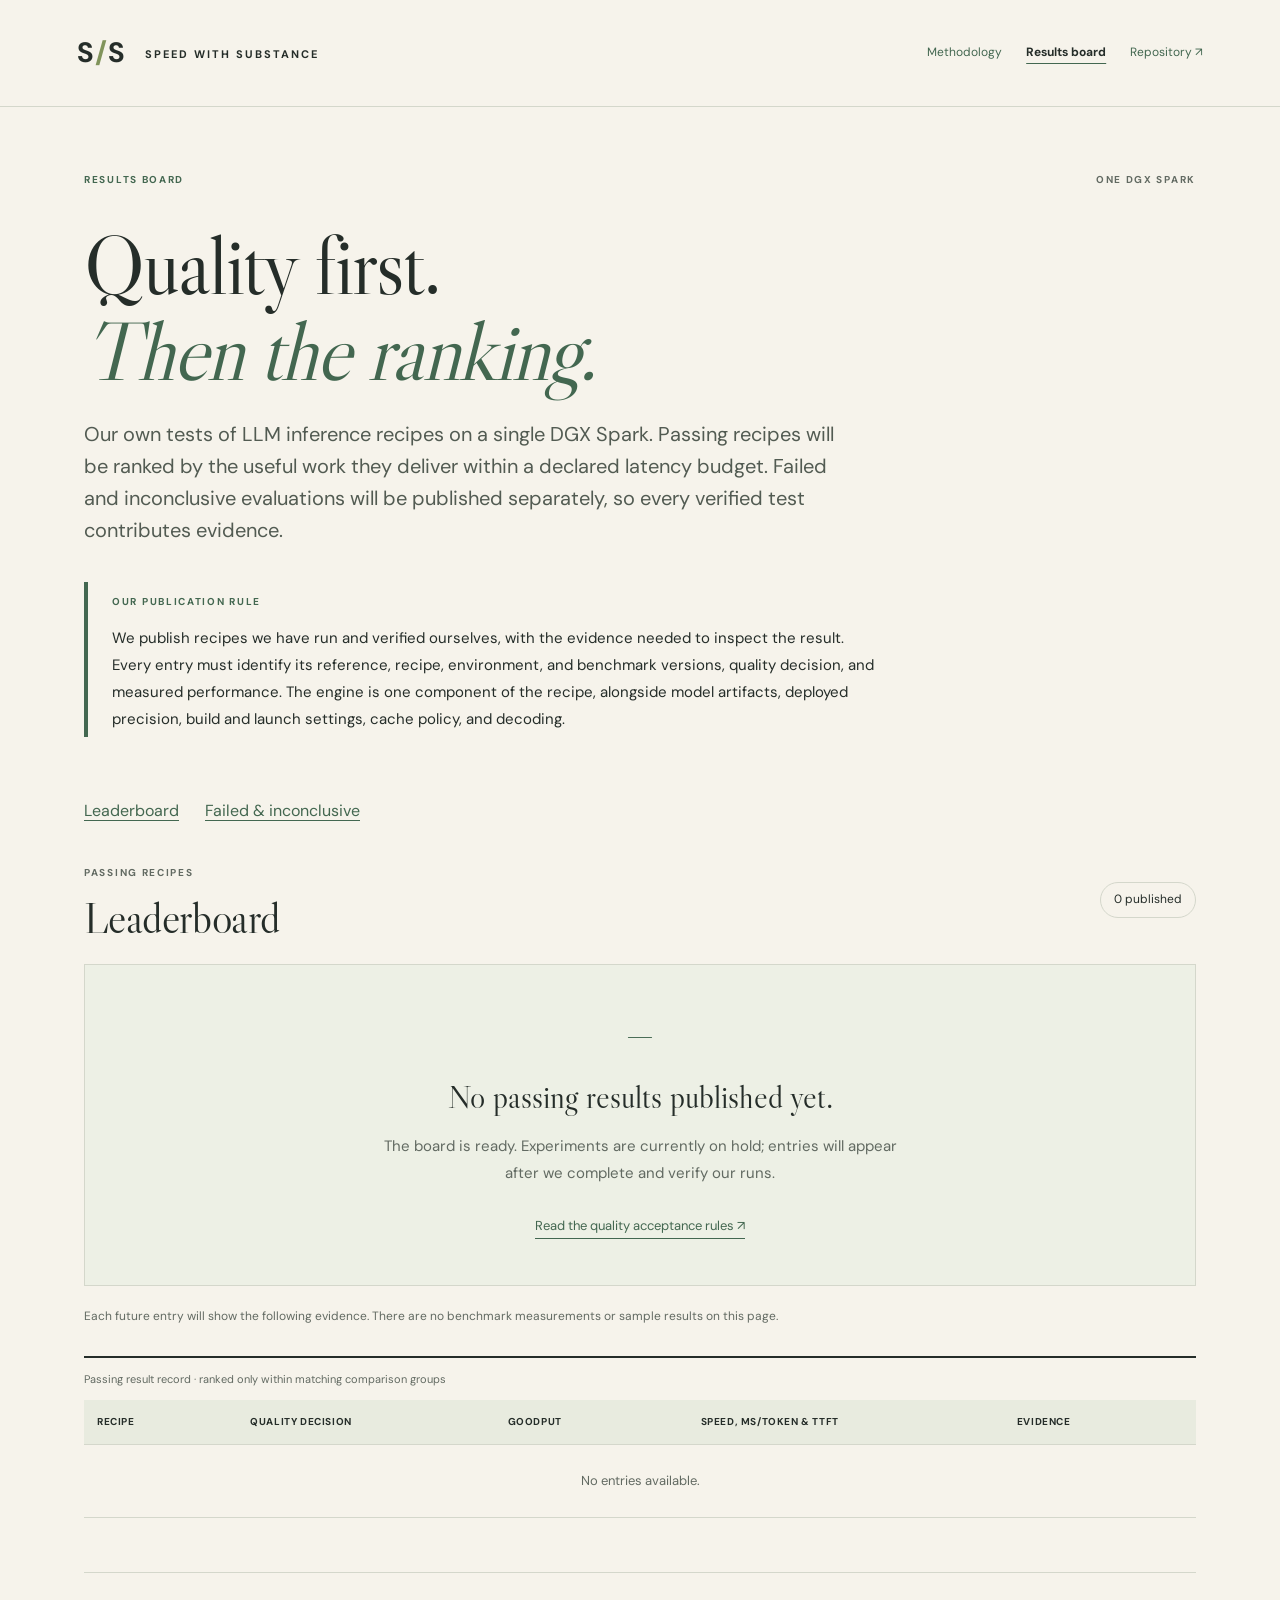
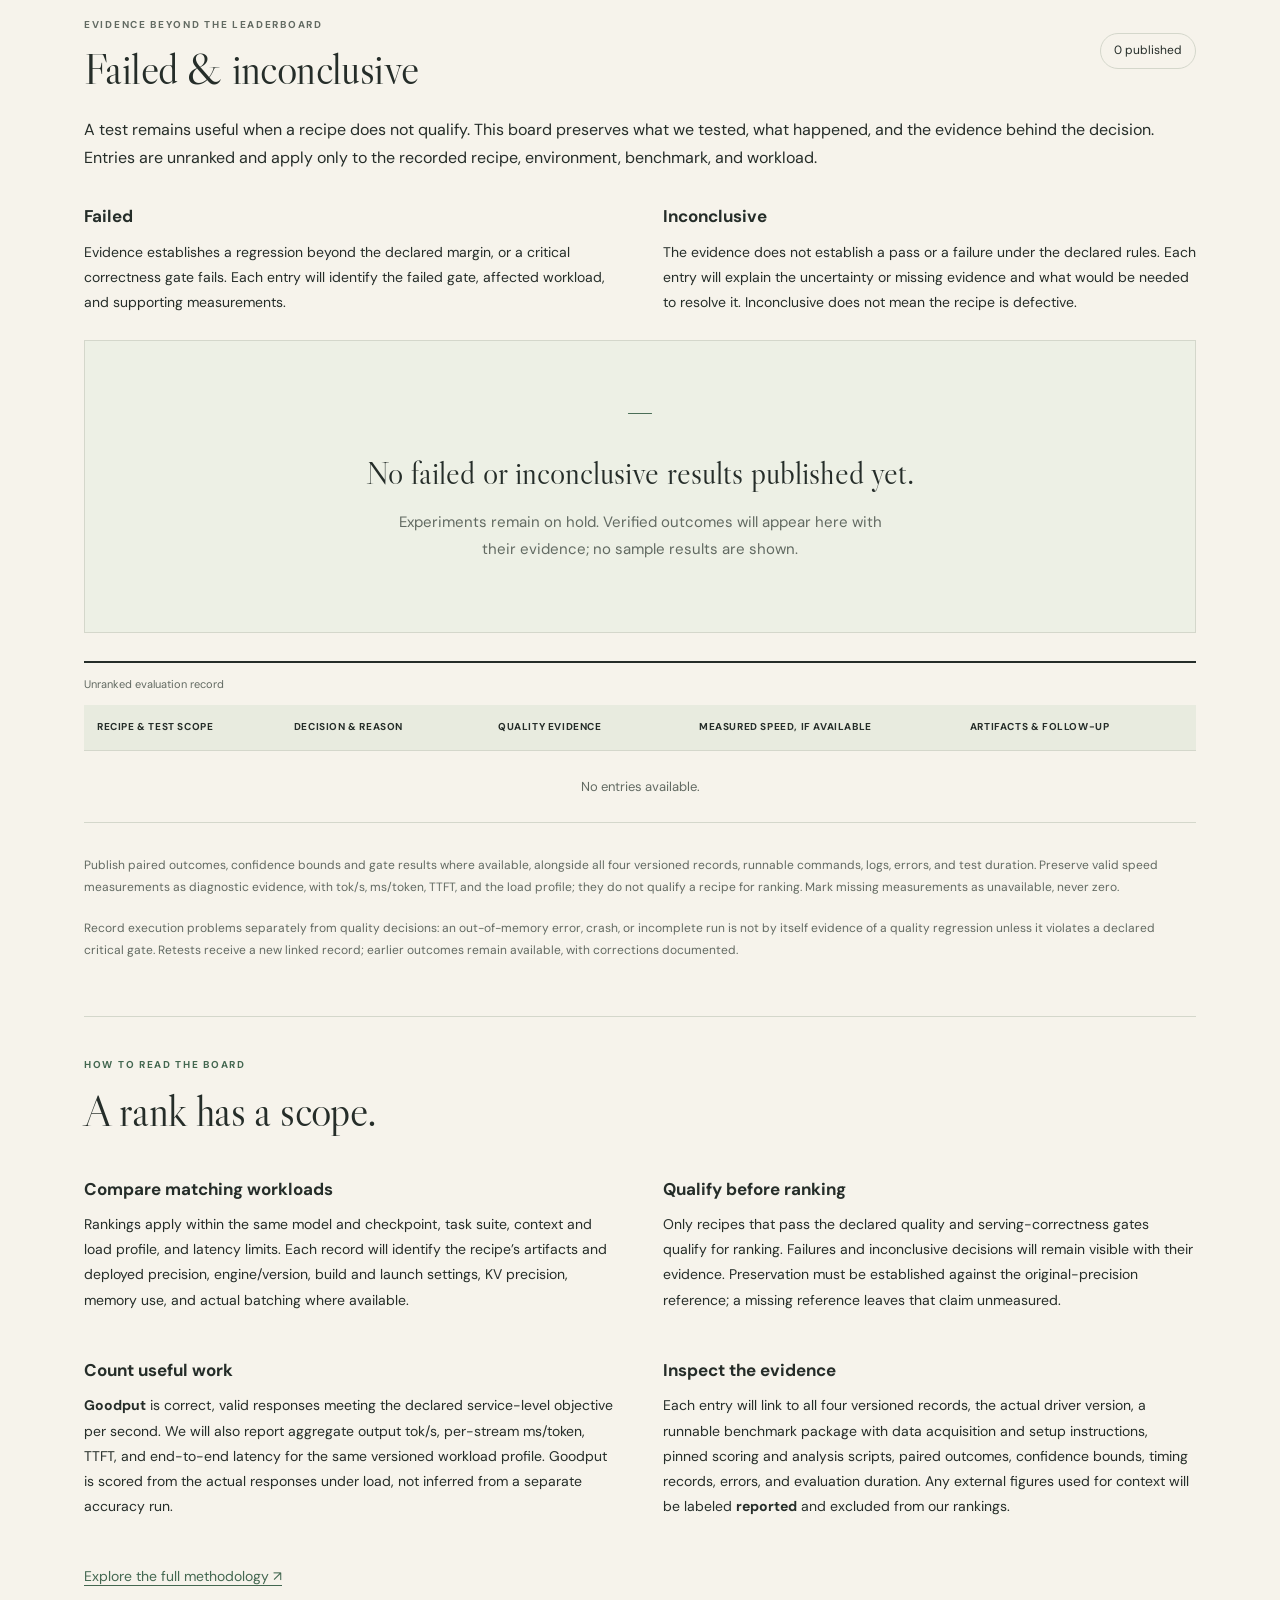
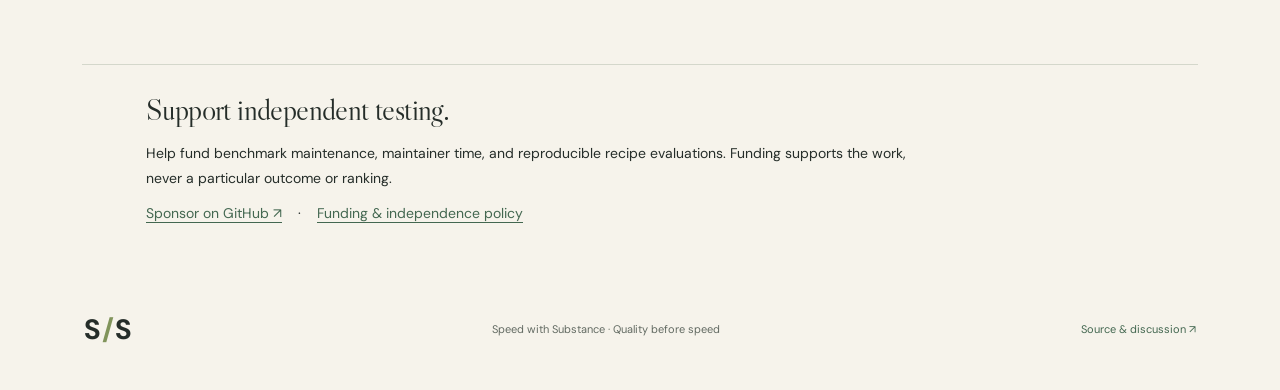
<file: docs/results.html>
<!doctype html>
<html lang="en">
<head>
<meta charset="utf-8"><meta name="viewport" content="width=device-width, initial-scale=1">
<title>Results board — Speed with Substance</title>
<meta name="description" content="Our own tested LLM inference recipes on one DGX Spark. Passing recipes ranked by goodput, with a separate failed and inconclusive board. No results published yet.">
<meta name="theme-color" content="#f6f3eb">
<link rel="stylesheet" href="assets/style.css">
</head>
<body class="board-page">
<a class="skip" href="#results">Skip to results</a>
<header class="masthead"><a class="brand" href="./">S<span>/</span>S <span class="brand-name">SPEED WITH SUBSTANCE</span></a><nav class="site-nav" aria-label="Main navigation"><a href="./">Methodology</a><a href="results.html" aria-current="page">Results board</a><a href="https://github.com/yuanlin2004/Speed-with-Substance">Repository ↗</a></nav></header>
<main id="results" class="board-main">
<section class="board-intro">
<div class="eyebrow">RESULTS BOARD <span>ONE DGX SPARK</span></div>
<h1>Quality first.<br><em>Then the ranking.</em></h1>
<p class="dek">Our own tests of LLM inference recipes on a single DGX Spark. Passing recipes will be ranked by the useful work they deliver within a declared latency budget. Failed and inconclusive evaluations will be published separately, so every verified test contributes evidence.</p>
<div class="board-policy"><span class="label">OUR PUBLICATION RULE</span><p>We publish recipes we have run and verified ourselves, with the evidence needed to inspect the result. Every entry must identify its reference, recipe, environment, and benchmark versions, quality decision, and measured performance. The engine is one component of the recipe, alongside model artifacts, deployed precision, build and launch settings, cache policy, and decoding.</p></div>
<nav class="board-jump" aria-label="Result categories"><a href="#leaderboard">Leaderboard</a><a href="#unqualified">Failed &amp; inconclusive</a></nav>
</section>
<section id="leaderboard" class="board-results" aria-labelledby="results-heading">
<div class="board-section-head"><div><span class="label">PASSING RECIPES</span><h2 id="results-heading">Leaderboard</h2></div><span class="board-count">0 published</span></div>
<div class="board-empty"><span class="empty-mark" aria-hidden="true">—</span><h3>No passing results published yet.</h3><p>The board is ready. Experiments are currently on hold; entries will appear after we complete and verify our runs.</p><a class="board-link" href="./#decision">Read the quality acceptance rules ↗</a></div>
<p class="board-caption">Each future entry will show the following evidence. There are no benchmark measurements or sample results on this page.</p>
<div class="table-wrap"><table class="board-table"><caption>Passing result record · ranked only within matching comparison groups</caption><thead><tr><th scope="col">Recipe</th><th scope="col">Quality decision</th><th scope="col">Goodput</th><th scope="col">Speed, ms/token & TTFT</th><th scope="col">Evidence</th></tr></thead><tbody><tr><td colspan="5" class="empty-row">No entries available.</td></tr></tbody></table></div>
</section>
<section id="unqualified" class="board-results" aria-labelledby="unqualified-heading">
<div class="board-section-head"><div><span class="label">EVIDENCE BEYOND THE LEADERBOARD</span><h2 id="unqualified-heading">Failed &amp; inconclusive</h2></div><span class="board-count">0 published</span></div>
<p>A test remains useful when a recipe does not qualify. This board preserves what we tested, what happened, and the evidence behind the decision. Entries are unranked and apply only to the recorded recipe, environment, benchmark, and workload.</p>
<div class="board-guide-grid"><div><h3>Failed</h3><p>Evidence establishes a regression beyond the declared margin, or a critical correctness gate fails. Each entry will identify the failed gate, affected workload, and supporting measurements.</p></div><div><h3>Inconclusive</h3><p>The evidence does not establish a pass or a failure under the declared rules. Each entry will explain the uncertainty or missing evidence and what would be needed to resolve it. Inconclusive does not mean the recipe is defective.</p></div></div>
<div class="board-empty"><span class="empty-mark" aria-hidden="true">—</span><h3>No failed or inconclusive results published yet.</h3><p>Experiments remain on hold. Verified outcomes will appear here with their evidence; no sample results are shown.</p></div>
<div class="table-wrap"><table class="board-table"><caption>Unranked evaluation record</caption><thead><tr><th scope="col">Recipe &amp; test scope</th><th scope="col">Decision &amp; reason</th><th scope="col">Quality evidence</th><th scope="col">Measured speed, if available</th><th scope="col">Artifacts &amp; follow-up</th></tr></thead><tbody><tr><td colspan="5" class="empty-row">No entries available.</td></tr></tbody></table></div>
<p class="board-caption">Publish paired outcomes, confidence bounds and gate results where available, alongside all four versioned records, runnable commands, logs, errors, and test duration. Preserve valid speed measurements as diagnostic evidence, with tok/s, ms/token, TTFT, and the load profile; they do not qualify a recipe for ranking. Mark missing measurements as unavailable, never zero.</p>
<p class="board-caption">Record execution problems separately from quality decisions: an out-of-memory error, crash, or incomplete run is not by itself evidence of a quality regression unless it violates a declared critical gate. Retests receive a new linked record; earlier outcomes remain available, with corrections documented.</p>
</section>
<section class="board-guide" aria-labelledby="reading-heading"><div class="section-number">HOW TO READ THE BOARD</div><h2 id="reading-heading">A rank has a scope.</h2>
<div class="board-guide-grid"><div><h3>Compare matching workloads</h3><p>Rankings apply within the same model and checkpoint, task suite, context and load profile, and latency limits. Each record will identify the recipe’s artifacts and deployed precision, engine/version, build and launch settings, KV precision, memory use, and actual batching where available.</p></div><div><h3>Qualify before ranking</h3><p>Only recipes that pass the declared quality and serving-correctness gates qualify for ranking. Failures and inconclusive decisions will remain visible with their evidence. Preservation must be established against the original-precision reference; a missing reference leaves that claim unmeasured.</p></div><div><h3>Count useful work</h3><p><strong>Goodput</strong> is correct, valid responses meeting the declared service-level objective per second. We will also report aggregate output tok/s, per-stream ms/token, TTFT, and end-to-end latency for the same versioned workload profile. Goodput is scored from the actual responses under load, not inferred from a separate accuracy run.</p></div><div><h3>Inspect the evidence</h3><p>Each entry will link to all four versioned records, the actual driver version, a runnable benchmark package with data acquisition and setup instructions, pinned scoring and analysis scripts, paired outcomes, confidence bounds, timing records, errors, and evaluation duration. Any external figures used for context will be labeled <strong>reported</strong> and excluded from our rankings.</p></div></div>
<p class="board-bottom-link"><a href="./">Explore the full methodology ↗</a></p>
</section>
</main>
<section class="support-project" aria-labelledby="support-heading"><h2 id="support-heading">Support independent testing.</h2><p>Help fund benchmark maintenance, maintainer time, and reproducible recipe evaluations. Funding supports the work, never a particular outcome or ranking.</p><p><a href="https://github.com/sponsors/yuanlin2004">Sponsor on GitHub ↗</a> <span aria-hidden="true">·</span> <a href="https://github.com/yuanlin2004/Speed-with-Substance/blob/main/SPONSORSHIP.md">Funding & independence policy</a></p></section>
<footer><a class="brand" href="./" aria-label="Speed with Substance home">S<span>/</span>S</a><p>Speed with Substance · Quality before speed</p><a href="https://github.com/yuanlin2004/Speed-with-Substance">Source & discussion ↗</a></footer>
</body></html>
</file>
<file: docs/assets/style.css>
@import url('https://fonts.googleapis.com/css2?family=DM+Sans:wght@400;500;600;700&family=Libre+Caslon+Display&display=swap');
:root{--paper:#f6f3eb;--ink:#252d29;--muted:#626a62;--line:#d4d7cb;--accent:#436750;--lime:#dce7ac;--serif:'Libre Caslon Display',Georgia,serif;--sans:'DM Sans',system-ui,sans-serif}
*{box-sizing:border-box}html{scroll-behavior:smooth;scroll-padding-top:35px}body{margin:0;background:var(--paper);color:var(--ink);font-family:var(--sans);font-size:16px;line-height:1.8}a{color:var(--accent);text-underline-offset:4px}a:hover{color:#182d20}a:focus-visible{outline:3px solid var(--accent);outline-offset:5px}.skip{position:absolute;top:-80px;left:20px;background:var(--lime);padding:12px;z-index:9}.skip:focus{top:12px}.masthead{max-width:1400px;margin:auto;padding:28px 6%;display:flex;justify-content:space-between;align-items:center;border-bottom:1px solid var(--line);font-size:12px}.masthead>a:last-child{text-decoration:none}.brand{font-size:28px;font-weight:700;text-decoration:none;letter-spacing:-2px;color:var(--ink)}.brand>span:first-child{color:#81945b;padding:0 3px}.brand-name{font-size:11px;letter-spacing:2px;margin-left:18px;vertical-align:middle}.hero{max-width:1240px;margin:0 auto;padding:65px 5% 0}.eyebrow,.section-number,.label,.figure-label{font-size:10px;font-weight:700;letter-spacing:1.7px;line-height:1.5}.eyebrow{display:flex;justify-content:space-between;color:var(--accent)}.eyebrow>span{color:var(--muted)}h1{font-family:var(--serif);font-size:clamp(52px,6.5vw,88px);font-weight:400;line-height:1.03;letter-spacing:-2px;margin:38px 0 24px}h1 em{color:var(--accent);font-weight:400}.dek{font-size:20px;line-height:1.6;max-width:760px;color:#525b52;margin-bottom:30px}.meta{display:flex;flex-wrap:wrap;gap:12px 28px;font-size:11px;color:var(--muted)}.thesis{margin-top:42px;background:var(--ink);color:var(--paper);padding:27px 32px;display:grid;grid-template-columns:150px 1fr;gap:25px;align-items:start;border-left:5px solid var(--lime)}.thesis .label{color:var(--lime);padding-top:5px}.thesis p{margin:0;font-size:18px;line-height:1.65}.article-layout{max-width:1240px;margin:70px auto 0;display:grid;grid-template-columns:230px minmax(0,760px);gap:60px;padding:0 5%}aside{font-size:11px}aside nav{position:sticky;top:30px;display:flex;flex-direction:column;gap:14px}aside .label{margin-bottom:7px;color:var(--muted)}aside a{text-decoration:none;line-height:1.6}.aside-note{margin-top:36px;max-width:180px;color:var(--muted);position:sticky;top:390px;font-size:11px;line-height:1.7}article{min-width:0}article p{margin:0 0 23px}article .lead{font-size:21px;line-height:1.65}article section{padding-bottom:50px;margin-bottom:43px;border-bottom:1px solid var(--line)}.section-number{color:var(--accent);margin-bottom:15px}h2{font-family:var(--serif);font-size:43px;line-height:1.12;letter-spacing:-.6px;font-weight:400;margin:0 0 26px}h3{font-size:19px;line-height:1.5;margin:32px 0 15px}strong{font-weight:700}article a{font-size:.94em}ul,ol{padding-left:23px}li{padding-left:5px;margin-bottom:14px}code{font-family:ui-monospace,SFMono-Regular,Consolas,monospace;font-size:.83em;background:#e9eade;padding:2px 5px;border-radius:3px;overflow-wrap:anywhere}.table-wrap{overflow-x:auto;margin:28px 0 32px;border-top:2px solid var(--ink)}table{width:100%;border-collapse:collapse;font-size:13px;line-height:1.65;text-align:left}caption{text-align:left;padding:12px 0;font-size:11px;color:var(--muted)}th{font-size:10px;letter-spacing:.6px;text-transform:uppercase;background:#e8ebdf}td,th{padding:14px 13px;vertical-align:top;border-bottom:1px solid var(--line)}td:first-child{font-weight:600;width:24%}.flip-figure{margin:32px 0;background:#e9eddf;padding:25px 28px}.figure-label{font-size:9px;color:var(--accent)}.flip-grid{display:grid;grid-template-columns:1fr 1fr 1fr;text-align:center;gap:10px;margin:20px 0}.flip-grid strong{font-family:var(--serif);font-weight:400;display:block;font-size:57px;line-height:1.2}.flip-grid span{display:block;font-size:11px}.flip-movement{align-self:center;color:var(--accent);line-height:2.3}figcaption{font-size:12px;color:#50594d;line-height:1.7;border-top:1px solid #cad2bb;padding-top:16px}.equation{padding:22px 25px;background:#e9eddf;margin:28px 0}.equation>span{display:block;font-size:9px;letter-spacing:1.6px;font-weight:700;margin-bottom:10px}.equation code{background:none;padding:0;font-size:13px}.comparison{display:grid;grid-template-columns:repeat(3,1fr);gap:20px;margin:30px 0}.comparison>div{border-top:1px solid var(--accent);padding-top:15px}.comparison span{color:var(--accent);font-size:12px;font-weight:700}.comparison h3{font-size:15px;margin:9px 0}.comparison p{font-size:12px;line-height:1.7}.layer{display:flex;gap:20px;align-items:center;margin:38px 0 23px}.layer-tag{display:block;padding:10px 14px;background:var(--ink);color:var(--lime);font-size:13px}.layer h3{margin:0;font-size:22px}.layer p{margin:2px 0 0;color:var(--muted);font-size:13px}.decision-grid{display:grid;grid-template-columns:repeat(3,1fr);gap:12px;margin:28px 0}.decision-grid>div{padding:17px 15px;background:#e6ebdc;border-top:3px solid var(--accent)}.decision-grid>div:nth-child(2){background:#efe3d9;border-color:#94694c}.decision-grid>div:nth-child(3){background:#ede9d9;border-color:#998647}.decision-grid strong{font-size:10px;letter-spacing:1px}.decision-grid p{font-size:12px;line-height:1.7;margin:10px 0 0}.runbook li{padding-left:10px;margin-bottom:25px}.runbook li::marker{color:var(--accent);font-weight:700}.report-card{border:1px solid #a8b497;padding:26px;margin:30px 0;background:#edf0e5}.report-card .label{color:var(--accent);font-size:9px}.report-card p{margin:14px 0 0;font-size:17px;line-height:1.8}.closing{border-left:3px solid var(--accent);padding-left:25px;margin:40px 0}.closing p:first-child{font-family:var(--serif);font-size:32px;line-height:1.3}.closing p:last-child{font-size:14px}.status-note{font-size:12px;color:var(--muted)}.sources{font-size:13px}.sources li{margin-bottom:18px}.sources h2{font-size:35px}.sources>p{font-size:12px}footer{max-width:1240px;margin:0 auto;padding:0 5% 35px;display:flex;align-items:center;justify-content:space-between;gap:25px;font-size:11px;color:var(--muted)}footer p{margin:0}footer a:last-child{text-decoration:none}
@media(min-width:1500px){.hero{padding-top:80px}}
@media(max-width:1000px){.article-layout{grid-template-columns:180px minmax(0,1fr);gap:35px}.brand-name{letter-spacing:1px}h2{font-size:38px}}
@media(max-width:760px){.masthead{padding:20px 6%}.brand-name{display:none}.hero{padding:38px 6% 0}.eyebrow>span{display:none}h1{font-size:54px;letter-spacing:-1px;line-height:1.08;margin-top:28px}.dek{font-size:18px}.meta{font-size:10px;gap:7px 18px}.thesis{grid-template-columns:1fr;gap:12px;padding:23px;margin-top:30px}.thesis p{font-size:16px}.article-layout{display:block;margin-top:32px;padding:0 6%}aside nav{position:static;display:grid;grid-template-columns:1fr 1fr;gap:12px 16px;border-bottom:1px solid var(--line);padding-bottom:26px;margin-bottom:34px}aside .label{grid-column:1/-1}.aside-note{display:none}article .lead{font-size:19px}body{font-size:15px}h2{font-size:37px}.comparison{gap:12px}.comparison h3{font-size:14px}.decision-grid{grid-template-columns:1fr}.decision-grid>div{padding:14px}.decision-grid p{margin-top:5px}.flip-figure{padding:20px 16px}.flip-grid strong{font-size:47px}.flip-grid span{font-size:10px}.figure-label{font-size:8px}td,th{padding:12px 10px}table{min-width:460px}footer{flex-wrap:wrap;padding:0 6% 30px}footer p{flex:1}.closing p:first-child{font-size:29px}}
@media(prefers-reduced-motion:reduce){html{scroll-behavior:auto}}
@media print{body{background:#fff;font-size:10pt}.masthead,aside,.skip,footer{display:none}.hero{padding:0}.hero h1{font-size:36pt}.article-layout{display:block;padding:0;margin-top:30px}article section{margin-bottom:20px;padding-bottom:20px}h2{font-size:24pt}h3{break-after:avoid}.thesis,.flip-figure,.equation,.report-card{break-inside:avoid}.thesis{background:#fff;color:#000;border:1px solid #888}.thesis .label{color:#000}.table-wrap{overflow:visible}table{min-width:0}a{color:#000}.decision-grid{grid-template-columns:repeat(3,1fr)}}

.comparison-pair{grid-template-columns:repeat(2,minmax(0,1fr))}

.byline{font-size:13px;color:var(--muted);margin:0 0 18px}

.thesis ol{margin:0;padding-left:20px;font-size:15px}.thesis li{margin:0 0 7px}.author-credit{max-width:1240px;margin:0 auto 25px;padding:0 5%;font-size:12px;color:var(--muted)}

.comparison h4{font-size:15px;line-height:1.5;margin:9px 0}

.site-nav{display:flex;align-items:center;gap:24px}.site-nav a{text-decoration:none;letter-spacing:0}.site-nav a[aria-current="page"]{font-weight:700;color:var(--ink);text-decoration:underline;text-decoration-color:var(--accent);text-underline-offset:7px}
.board-main{max-width:1240px;margin:auto;padding:65px 5% 55px}.board-intro h1{margin-top:35px}.board-policy{border-left:4px solid var(--accent);padding:4px 0 4px 24px;max-width:800px;margin:36px 0 60px}.board-policy .label{color:var(--accent)}.board-policy p{margin:10px 0 0;font-size:15px}.board-section-head{display:flex;justify-content:space-between;align-items:center;margin-bottom:22px}.board-section-head .label{color:var(--muted)}.board-section-head h2{margin:8px 0 0}.board-count{font-size:12px;border:1px solid var(--line);padding:6px 13px;border-radius:20px}.board-empty{text-align:center;border:1px solid var(--line);background:#edf0e5;padding:45px 24px}.empty-mark{color:var(--accent);font-family:var(--serif);font-size:44px;line-height:1}.board-empty h3{font-family:var(--serif);font-weight:400;font-size:32px;margin:16px 0 12px}.board-empty p{max-width:520px;margin:0 auto 24px;color:var(--muted);font-size:15px}.board-link{display:inline-block;border-bottom:1px solid var(--accent);text-decoration:none;font-size:13px}.board-caption{font-size:12px;color:var(--muted);margin:20px 0}.board-table .empty-row{text-align:center;font-weight:400;color:var(--muted);padding:25px}.board-guide{border-top:1px solid var(--line);padding-top:40px;margin-top:55px}.board-guide-grid{display:grid;grid-template-columns:1fr 1fr;gap:5px 45px}.board-guide-grid h3{font-size:17px;margin:15px 0 10px}.board-guide-grid p{font-size:14px;margin:0 0 25px}.board-bottom-link{font-size:14px;margin:20px 0 0}
@media(max-width:760px){.site-nav{gap:14px;font-size:10px}.site-nav a:last-child{display:none}.board-main{padding:38px 6%}.board-policy{margin-bottom:40px}.board-guide-grid{grid-template-columns:1fr}.board-empty{padding:32px 20px}.board-empty h3{font-size:28px}.board-empty p{font-size:14px}}
@media print{.board-main{padding:0}.board-guide-grid{display:block}}

.method-diagram{margin:32px 0;padding:24px;background:#edf0e5;border:1px solid var(--line);break-inside:avoid}.method-diagram .figure-label{margin-bottom:20px}.record-nodes{display:grid;grid-template-columns:repeat(4,minmax(0,1fr));gap:10px}.record-nodes>div{padding:14px 10px;background:var(--paper);border-top:2px solid var(--accent)}.record-nodes span{display:block;font-size:10px;color:var(--accent);margin-bottom:5px}.record-nodes strong{display:block;font-size:12px}.record-nodes small{display:block;font-size:11px;line-height:1.6;margin-top:8px;color:var(--muted)}.diagram-join{text-align:center;color:var(--accent);font-size:23px;line-height:1.5;margin:6px 0}.diagram-result,.flow-step{padding:16px;text-align:center;background:var(--ink);color:var(--paper)}.diagram-result strong,.flow-step strong{display:block;font-size:14px}.diagram-result span,.flow-step span{display:block;font-size:11px;line-height:1.7;margin-top:4px}.method-diagram figcaption{margin-top:20px;font-size:12px}.flow-inputs,.flow-branches{display:grid;grid-template-columns:1fr 1fr;gap:14px}.flow-inputs>div{padding:14px;background:var(--paper);border:1px solid var(--line);text-align:center}.flow-inputs strong{display:block;font-size:14px}.flow-inputs span,.flow-branches span{display:block;font-size:12px;line-height:1.7;margin-top:6px}.flow-evidence{display:grid;grid-template-columns:repeat(3,1fr);gap:8px}.flow-evidence>div{background:var(--paper);border-top:2px solid var(--accent);padding:12px;text-align:center}.flow-evidence b{display:block;font-size:11px;color:var(--accent)}.flow-evidence span{display:block;font-size:12px;line-height:1.6}.flow-gate{background:#dce7ac;color:var(--ink)}.flow-branches{margin-top:14px}.flow-branches>div{border-top:2px solid var(--accent);padding:12px;background:var(--paper)}.flow-branches>div:last-child{border-color:#998647}.flow-branches strong{font-size:11px}.confidence-diagram svg{display:block;width:100%;max-width:450px;height:auto;margin:0 auto}
@media(max-width:760px){.method-diagram{padding:18px 14px}.record-nodes{grid-template-columns:1fr 1fr}.record-nodes strong{font-size:13px}.flow-inputs{gap:8px}.flow-inputs>div{padding:12px 7px}.flow-inputs strong{font-size:12px}.flow-inputs span{font-size:11px}.flow-evidence>div{padding:10px 5px}.flow-evidence span{font-size:11px}.flow-branches{grid-template-columns:1fr}.diagram-result span,.flow-step span{font-size:12px}}
@media print{.method-diagram{background:#fff}.diagram-result,.flow-step{background:#fff;color:#000;border:1px solid #888}}

.support-project{max-width:1116px;margin:20px auto 40px;padding:28px 5%;border-top:1px solid var(--line)}.support-project h2{font-size:30px;margin:0 0 14px}.support-project p{font-size:14px;max-width:760px;margin:10px 0}.support-project p:last-child{display:flex;flex-wrap:wrap;gap:8px 16px}@media print{.support-project{display:none}}

.board-jump{display:flex;flex-wrap:wrap;gap:12px 26px;margin:0 0 32px}.board-results+.board-results{margin-top:54px;padding-top:36px;border-top:1px solid var(--line)}

.math-display{overflow-x:auto;padding:18px 12px;margin:16px 0;background:#e9eddf;break-inside:avoid}.math-display math{font-size:1.1em;margin:0;min-width:max-content}
</file>
